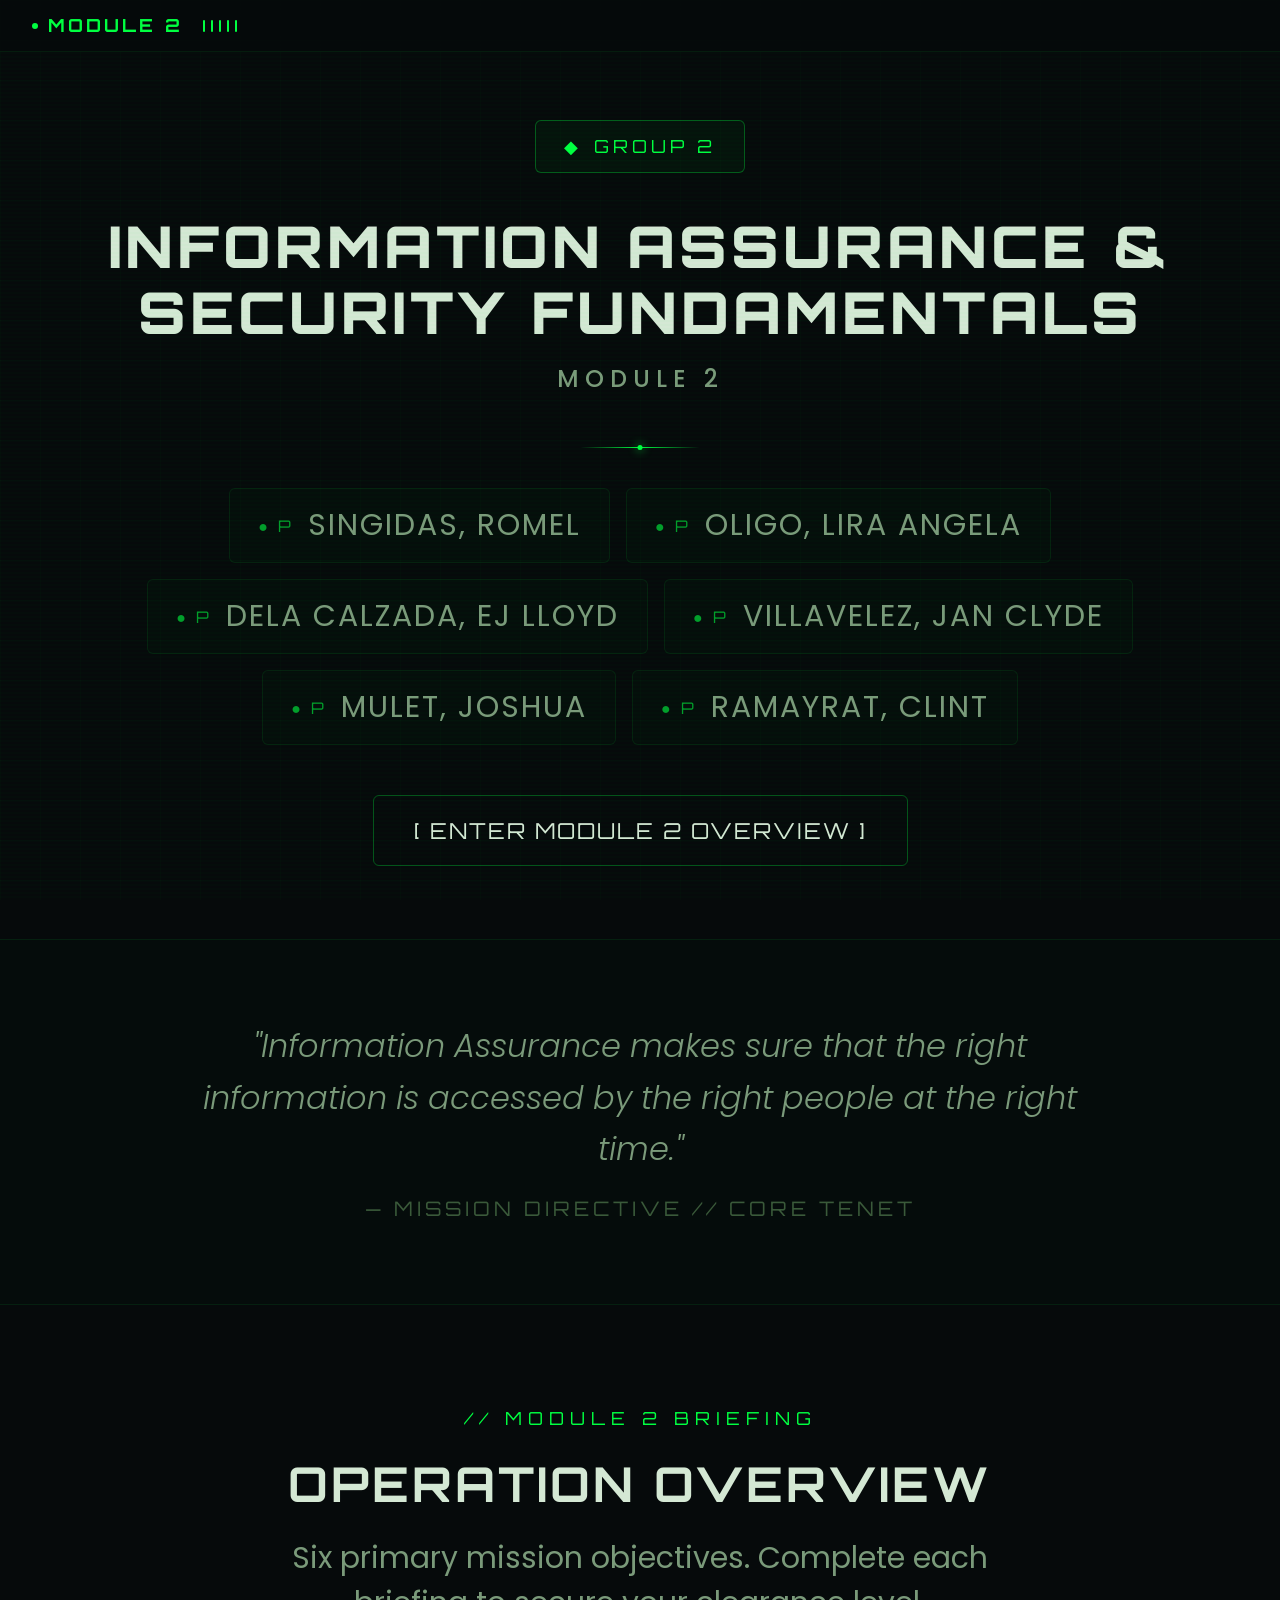
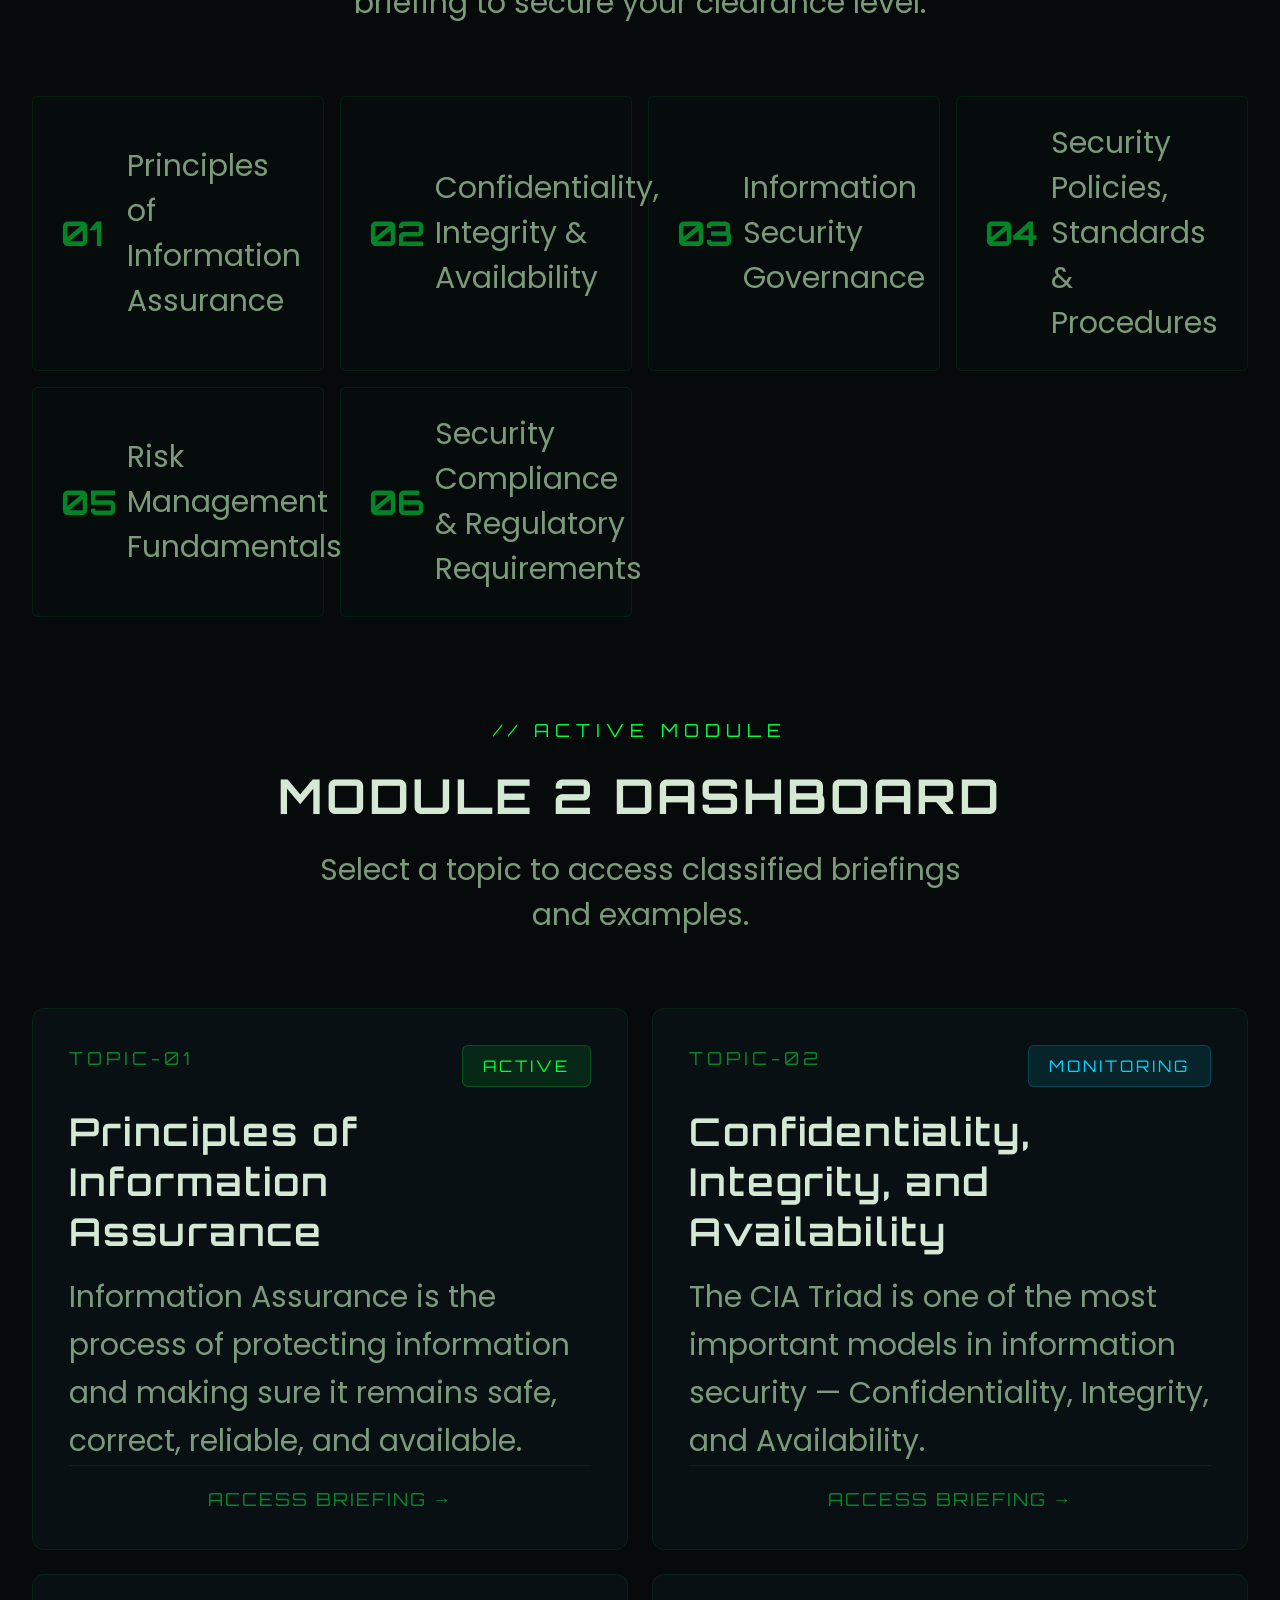
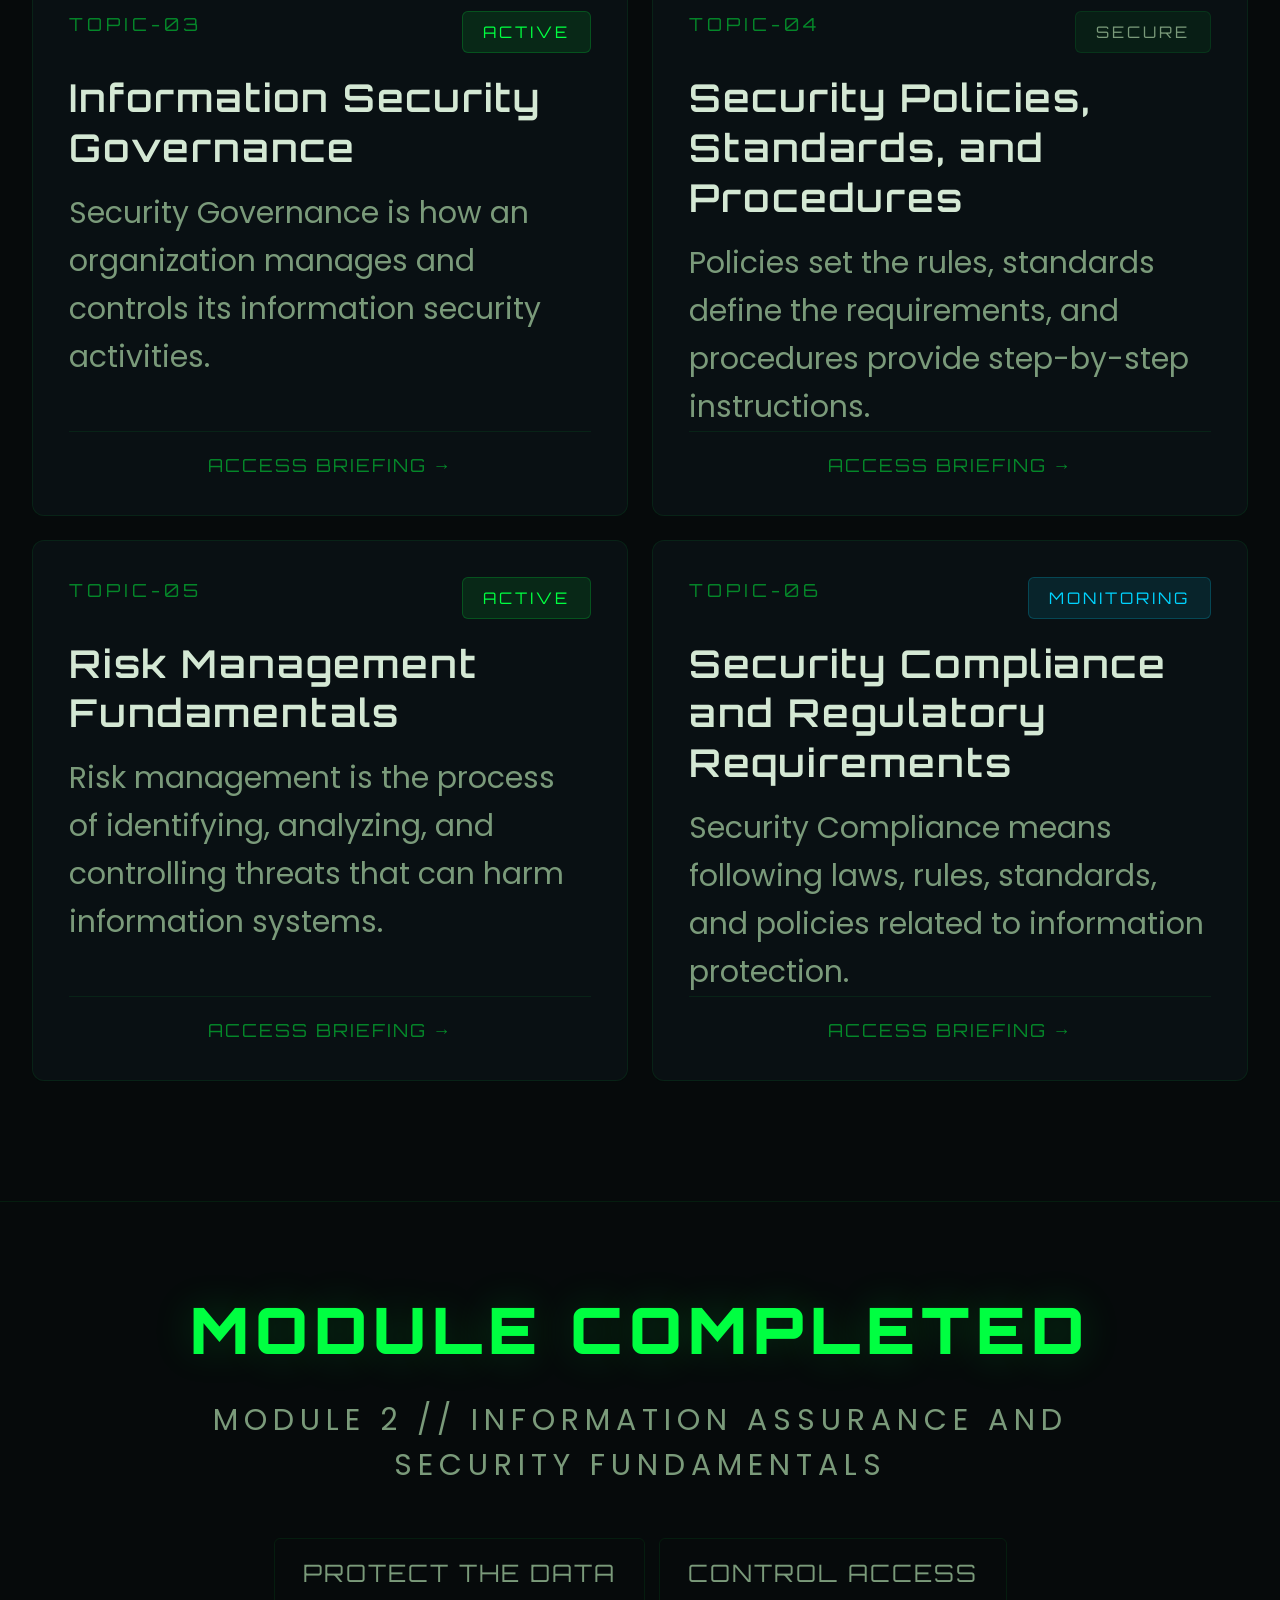
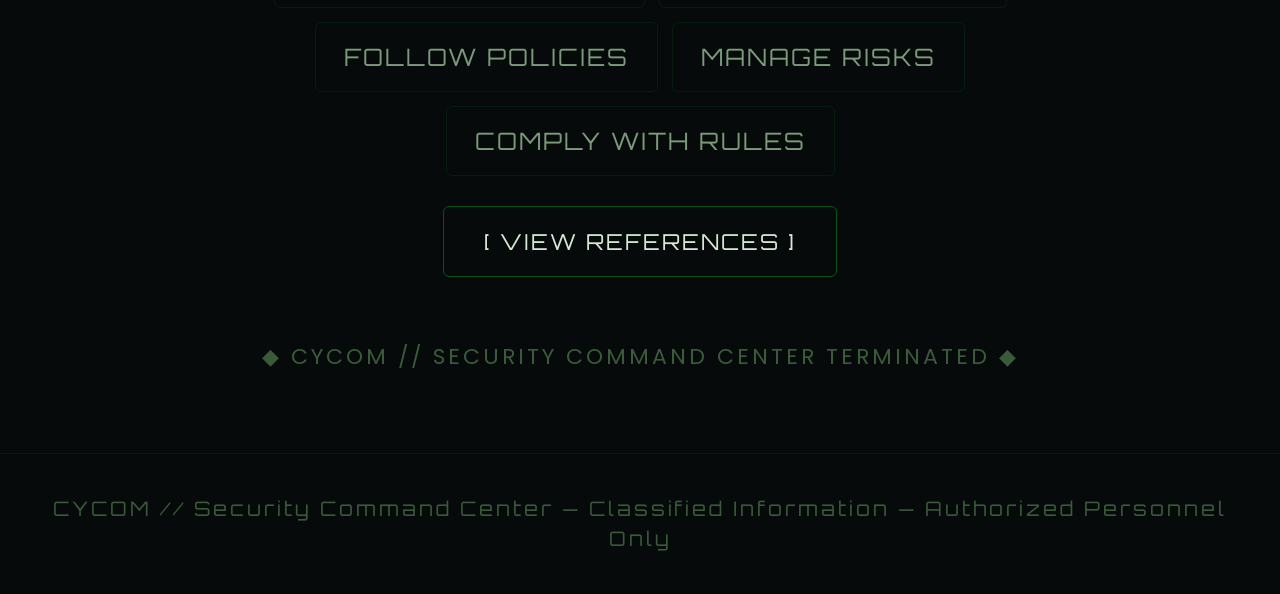
<file: index.html>
<!DOCTYPE html>
<html lang="en">
<head>
<meta charset="UTF-8">
<meta name="viewport" content="width=device-width, initial-scale=1.0">
<title>CYCOM • Security Command Center</title>
<link href="https://fonts.googleapis.com/css2?family=Orbitron:wght@400;500;600;700;800;900&family=Poppins:wght@300;400;500;600;700&display=swap" rel="stylesheet">
<link rel="stylesheet" href="styles.css">
</head>
<body>


<!-- TOP HUD -->
<header class="top-hud">
  <div class="hud-left">
    <div class="hud-logo"><span class="dot"></span>MODULE 2</div>
    <div class="hud-pulse">
      <span class="bar"></span><span class="bar"></span><span class="bar"></span><span class="bar"></span><span class="bar"></span>
    </div>
  </div>
</header>

<!-- HERO -->
<section class="hero" id="top">
  <div class="hero-content">
    <div class="hero-badge"><span class="lock">◆</span> Group 2</div>
    <h1>INFORMATION ASSURANCE &amp; SECURITY FUNDAMENTALS</h1>
    <p class="hero-subtitle">MODULE <span class="hl">2</span></p>
    <div class="hero-divider"></div>
    <div class="crew-roster">
      <div class="crew-member"><span class="crew-rank">● P</span><span class="crew-name">SINGIDAS, ROMEL</span></div>
      <div class="crew-member"><span class="crew-rank">● P</span><span class="crew-name">OLIGO, LIRA ANGELA</span></div>
      <div class="crew-member"><span class="crew-rank">● P</span><span class="crew-name">DELA CALZADA, EJ LLOYD</span></div>
      <div class="crew-member"><span class="crew-rank">● P</span><span class="crew-name">VILLAVELEZ, JAN CLYDE</span></div>
      <div class="crew-member"><span class="crew-rank">● P</span><span class="crew-name">MULET, JOSHUA</span></div>
      <div class="crew-member"><span class="crew-rank">● P</span><span class="crew-name">RAMAYRAT, CLINT</span></div>
    </div>
    <a href="#missions" class="hero-mission-brief glitch-trigger">[ Enter Module 2 Overview ]</a>
  </div>
</section>

<!-- QUOTE STRIP -->
<div class="quote-strip reveal">
  <blockquote>"Information Assurance makes sure that the right information is accessed by the right people at the right time."</blockquote>
  <cite>— MISSION DIRECTIVE // CORE TENET</cite>
</div>

<!-- OVERVIEW -->
<section class="overview reveal" id="overview">
  <div class="section-header">
    <span class="section-tag">// MODULE 2 BRIEFING</span>
    <h2 class="section-title">Operation Overview</h2>
    <p class="section-sub">Six primary mission objectives. Complete each briefing to secure your clearance level.</p>
  </div>
  <div class="overview-grid">
    <div class="overview-item"><span class="overview-num">01</span> Principles of Information Assurance</div>
    <div class="overview-item"><span class="overview-num">02</span> Confidentiality, Integrity &amp; Availability</div>
    <div class="overview-item"><span class="overview-num">03</span> Information Security Governance</div>
    <div class="overview-item"><span class="overview-num">04</span> Security Policies, Standards &amp; Procedures</div>
    <div class="overview-item"><span class="overview-num">05</span> Risk Management Fundamentals</div>
    <div class="overview-item"><span class="overview-num">06</span> Security Compliance &amp; Regulatory Requirements</div>
  </div>
</section>

<!-- MISSIONS -->
<section class="missions" id="missions">
  <div class="section-header reveal">
    <span class="section-tag">// ACTIVE MODULE</span>
    <h2 class="section-title">Module 2 Dashboard</h2>
    <p class="section-sub">Select a topic to access classified briefings and examples.</p>
  </div>
  <div class="missions-grid" id="missions-grid">
    <!-- Cards injected by JS -->
  </div>
</section>

<!-- END SLIDE -->
<section class="end-slide reveal" id="mission-complete">
  <div class="end-content">
    <h2 class="glitch-trigger">Module Completed</h2>
    <p class="sub">MODULE 2 // INFORMATION ASSURANCE AND SECURITY FUNDAMENTALS</p>
    <div class="end-principles">
      <span>PROTECT THE DATA</span>
      <span>CONTROL ACCESS</span>
      <span>FOLLOW POLICIES</span>
      <span>MANAGE RISKS</span>
      <span>COMPLY WITH RULES</span>
    </div>
    <a href="references.html" class="hero-mission-brief glitch-trigger" style="margin-top:30px;display:inline-block;">[ VIEW REFERENCES ]</a>
    <p style="margin-top:50px;font-size:22px;color:var(--text-dim);letter-spacing:3px;">◆ CYCOM // SECURITY COMMAND CENTER TERMINATED ◆</p>
  </div>
</section>


<footer class="site-footer">
  CYCOM // Security Command Center — Classified Information — Authorized Personnel Only
</footer>

<script>
const missions = [
  { id: 1, title: 'Principles of Information Assurance', tag: 'FOUNDATIONS', status: 'ACTIVE', statusClass: 'active', file: 'mission-1.html',
    summary: 'Information Assurance is the process of protecting information and making sure it remains safe, correct, reliable, and available.' },
  { id: 2, title: 'Confidentiality, Integrity, and Availability', tag: 'CIA TRIAD', status: 'MONITORING', statusClass: 'monitoring', file: 'mission-2.html',
    summary: 'The CIA Triad is one of the most important models in information security — Confidentiality, Integrity, and Availability.' },
  { id: 3, title: 'Information Security Governance', tag: 'GOVERNANCE', status: 'ACTIVE', statusClass: 'active', file: 'mission-3.html',
    summary: 'Security Governance is how an organization manages and controls its information security activities.' },
  { id: 4, title: 'Security Policies, Standards, and Procedures', tag: 'FRAMEWORKS', status: 'SECURE', statusClass: 'secure', file: 'mission-4.html',
    summary: 'Policies set the rules, standards define the requirements, and procedures provide step-by-step instructions.' },
  { id: 5, title: 'Risk Management Fundamentals', tag: 'RISK', status: 'ACTIVE', statusClass: 'active', file: 'mission-5.html',
    summary: 'Risk management is the process of identifying, analyzing, and controlling threats that can harm information systems.' },
  { id: 6, title: 'Security Compliance and Regulatory Requirements', tag: 'COMPLIANCE', status: 'MONITORING', statusClass: 'monitoring', file: 'mission-6.html',
    summary: 'Security Compliance means following laws, rules, standards, and policies related to information protection.' }
];

const grid = document.getElementById('missions-grid');

missions.forEach((m) => {
  const card = document.createElement('a');
  card.className = 'mission-card reveal';
  card.href = m.file;
  card.innerHTML = `
    <div class="mission-card-header">
      <span class="mission-id">TOPIC-${String(m.id).padStart(2, '0')}</span>
      <span class="mission-status ${m.statusClass}">${m.status}</span>
    </div>
    <h3>${m.title}</h3>
    <p>${m.summary}</p>
    <div class="mission-card-footer">
      <span class="mission-expand">ACCESS BRIEFING <span class="arrow">→</span></span>
    </div>
  `;
  grid.appendChild(card);
});
</script>
<script src="shared.js"></script>
</body>
</html>
</file>
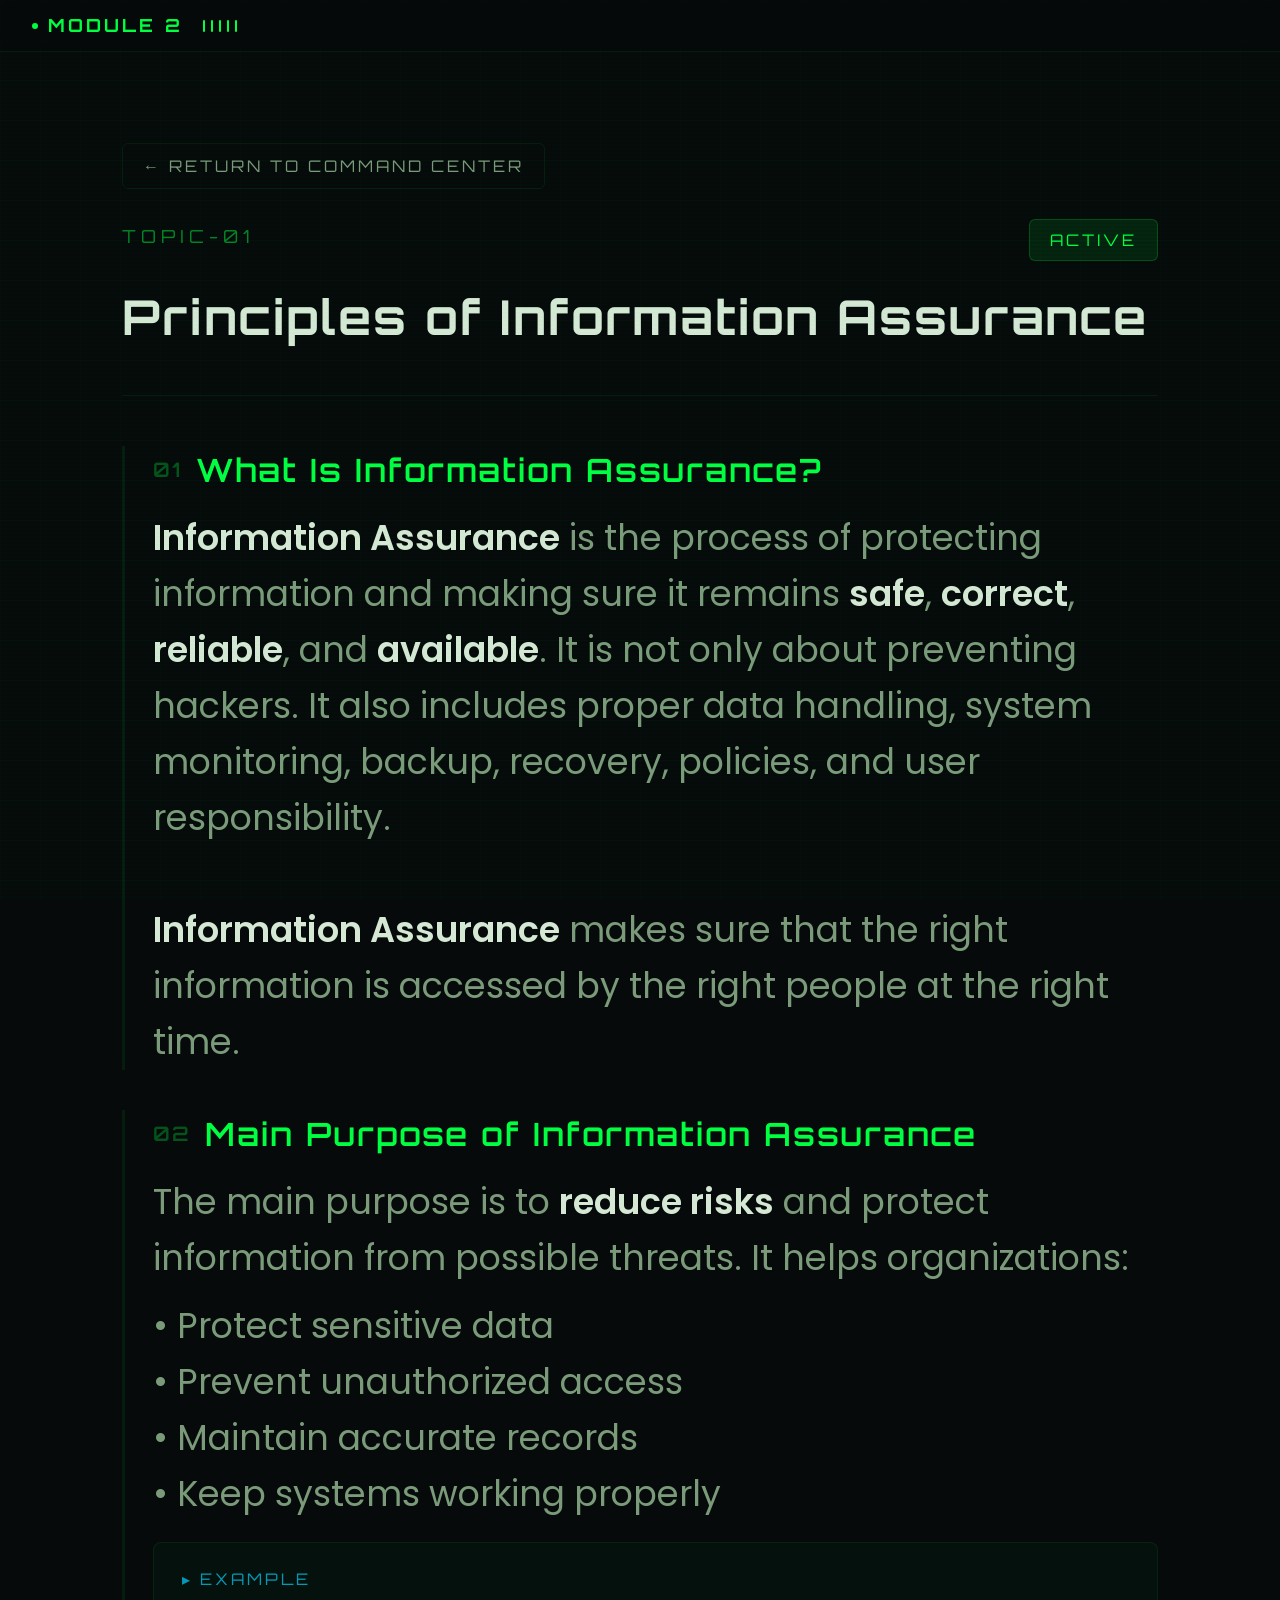
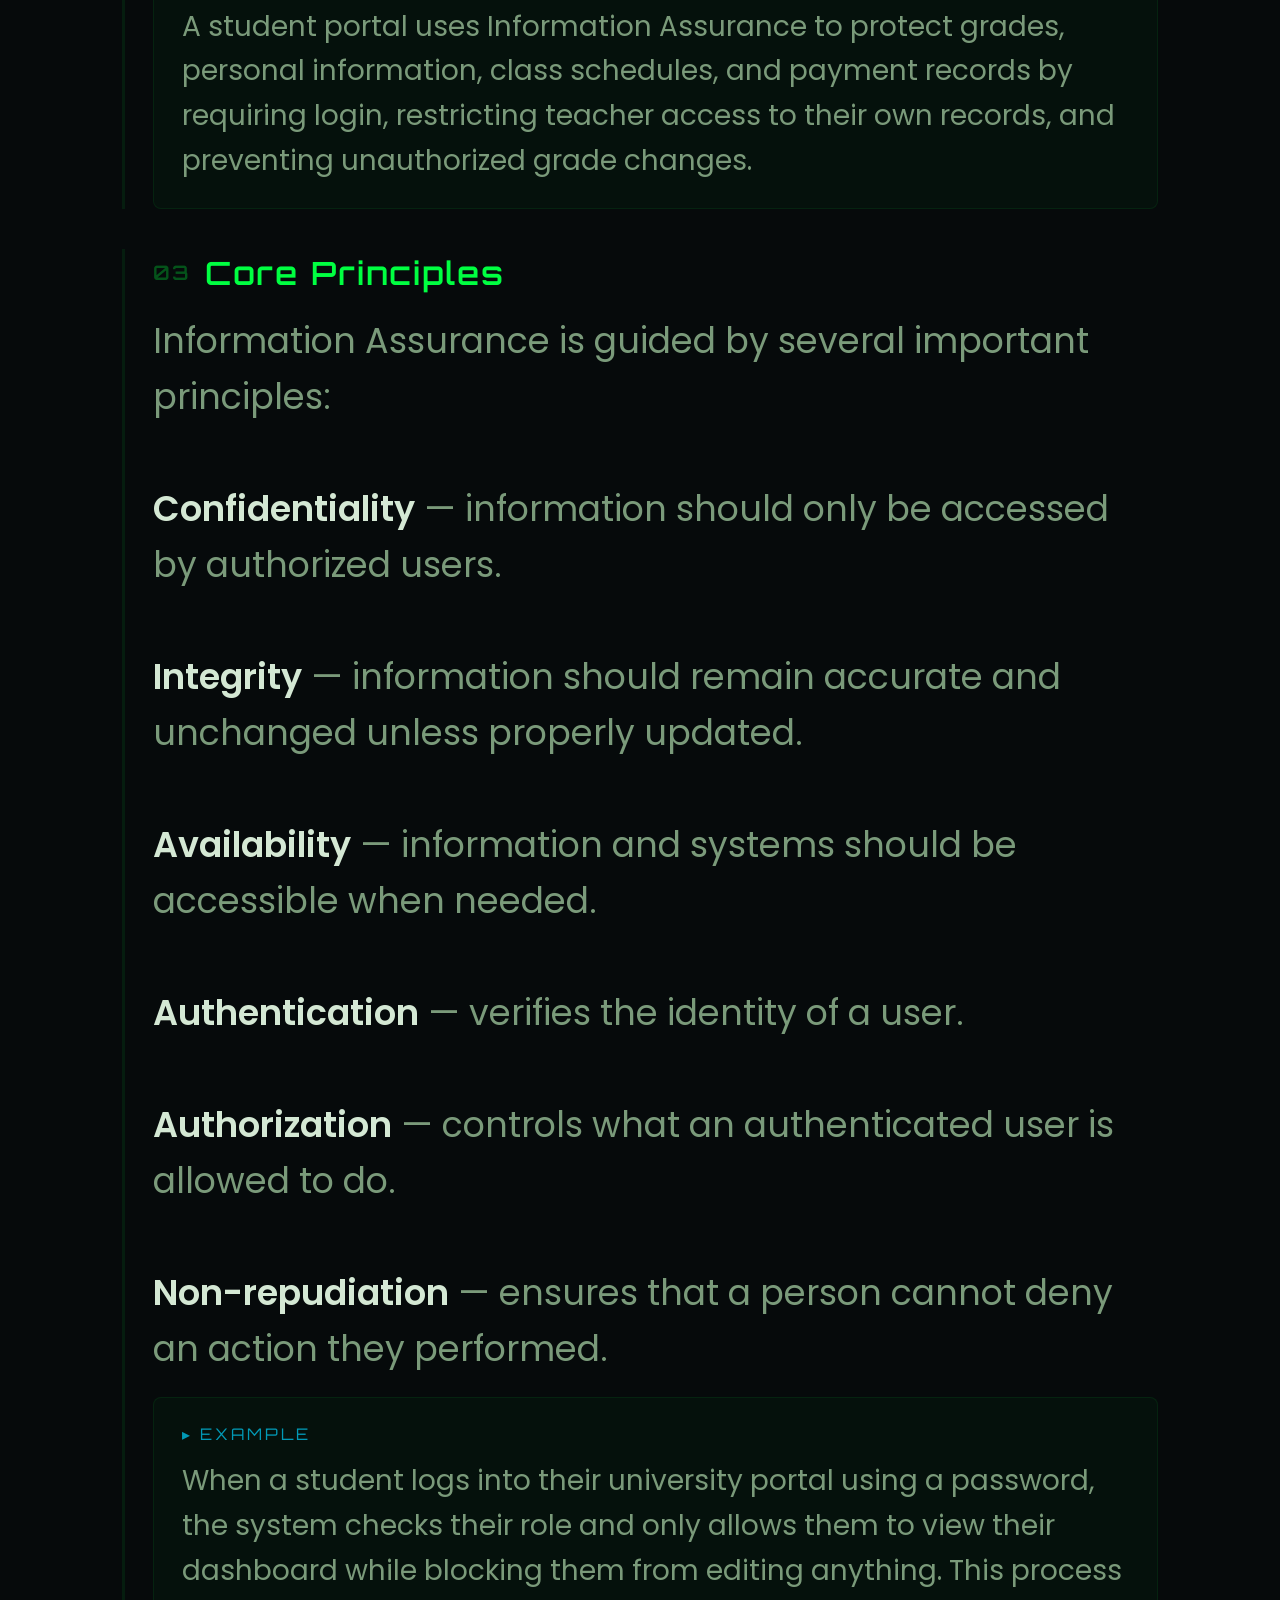
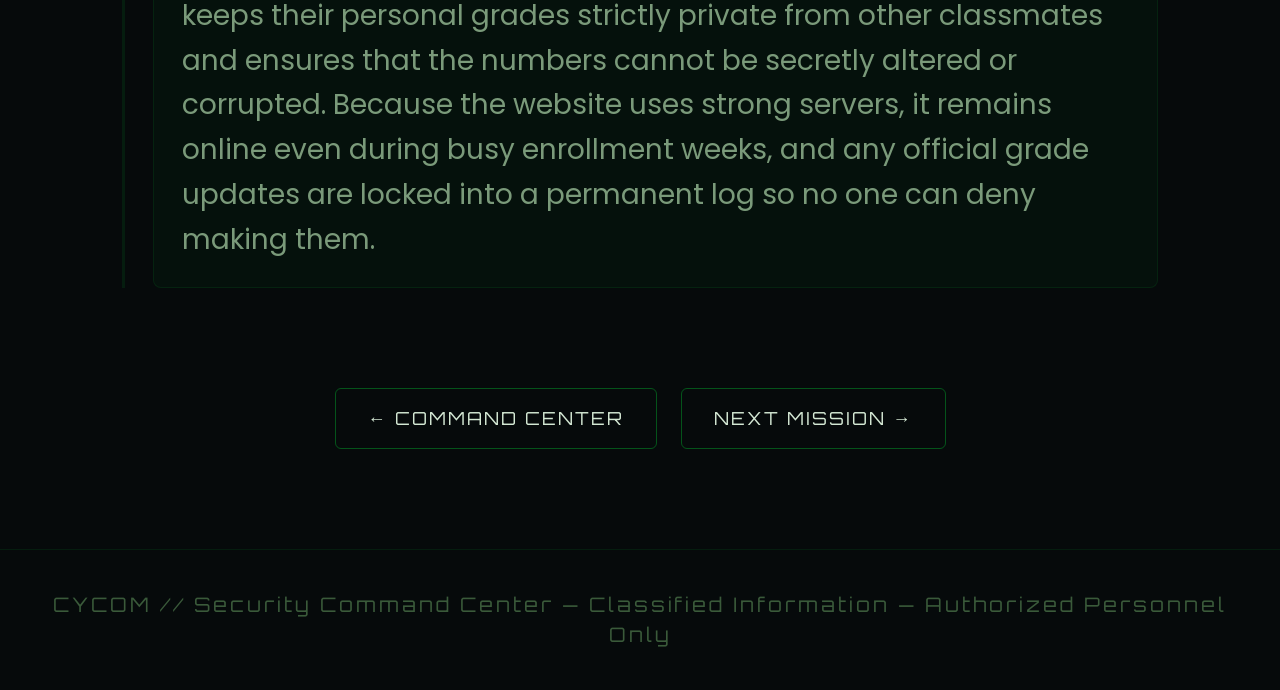
<file: mission-1.html>
<!DOCTYPE html>
<html lang="en">
<head>
<meta charset="UTF-8">
<meta name="viewport" content="width=device-width, initial-scale=1.0">
<title>TOPIC-01 • Principles of Information Assurance • CYCOM</title>
<link href="https://fonts.googleapis.com/css2?family=Orbitron:wght@400;500;600;700;800;900&family=Poppins:wght@300;400;500;600;700&display=swap" rel="stylesheet">
<link rel="stylesheet" href="styles.css">
</head>
<body>


<!-- TOP HUD -->
<header class="top-hud">
  <div class="hud-left">
    <div class="hud-logo"><span class="dot"></span>MODULE 2</div>
    <div class="hud-pulse">
      <span class="bar"></span><span class="bar"></span><span class="bar"></span><span class="bar"></span><span class="bar"></span>
    </div>
  </div>
</header>

<main class="mission-page">
  <a href="index.html" class="mission-page-back">← RETURN TO COMMAND CENTER</a>

  <div class="mission-page-header reveal">
    <div class="mission-page-top">
      <span class="mission-page-id">TOPIC-01</span>
      <span class="mission-status active">ACTIVE</span>
    </div>
    <h1>Principles of Information Assurance</h1>
  </div>

  <div class="mission-page-body">
    <div class="mission-page-section reveal">
      <div class="mission-page-section-title"><span class="num">01</span> What Is Information Assurance?</div>
      <div class="mission-page-section-content">
        <strong>Information Assurance</strong> is the process of protecting information and making sure it remains <strong>safe</strong>, <strong>correct</strong>, <strong>reliable</strong>, and <strong>available</strong>. It is not only about preventing hackers. It also includes proper data handling, system monitoring, backup, recovery, policies, and user responsibility.<br><br>
        <strong>Information Assurance</strong> makes sure that the right information is accessed by the right people at the right time.
      </div>
    </div>

    <div class="mission-page-section reveal">
      <div class="mission-page-section-title"><span class="num">02</span> Main Purpose of Information Assurance</div>
      <div class="mission-page-section-content">
        The main purpose is to <strong>reduce risks</strong> and protect information from possible threats. It helps organizations:
      </div>
      <div class="mission-page-section-content" style="margin-top:12px;">
        • Protect sensitive data<br>
        • Prevent unauthorized access<br>
        • Maintain accurate records<br>
        • Keep systems working properly
      </div>
      <div class="mission-page-example">
        A student portal uses Information Assurance to protect grades, personal information, class schedules, and payment records by requiring login, restricting teacher access to their own records, and preventing unauthorized grade changes.
      </div>
    </div>

    <div class="mission-page-section reveal">
      <div class="mission-page-section-title"><span class="num">03</span> Core Principles</div>
      <div class="mission-page-section-content">
        Information Assurance is guided by several important principles:<br><br>
        <strong>Confidentiality</strong> — information should only be accessed by authorized users.<br><br>
        <strong>Integrity</strong> — information should remain accurate and unchanged unless properly updated.<br><br>
        <strong>Availability</strong> — information and systems should be accessible when needed.<br><br>
        <strong>Authentication</strong> — verifies the identity of a user.<br><br>
        <strong>Authorization</strong> — controls what an authenticated user is allowed to do.<br><br>
        <strong>Non-repudiation</strong> — ensures that a person cannot deny an action they performed.
      </div>
      <div class="mission-page-example">
        When a student logs into their university portal using a password, the system checks their role and only allows them to view their dashboard while blocking them from editing anything. This process keeps their personal grades strictly private from other classmates and ensures that the numbers cannot be secretly altered or corrupted. Because the website uses strong servers, it remains online even during busy enrollment weeks, and any official grade updates are locked into a permanent log so no one can deny making them.
    </div>
  </div>

  <div class="mission-page-nav reveal">
    <a href="index.html">← COMMAND CENTER</a>
    <a href="mission-2.html">NEXT MISSION →</a>
  </div>
</main>

<footer class="site-footer">
  CYCOM // Security Command Center — Classified Information — Authorized Personnel Only
</footer>

<script src="shared.js"></script>
</body>
</html>
</file>
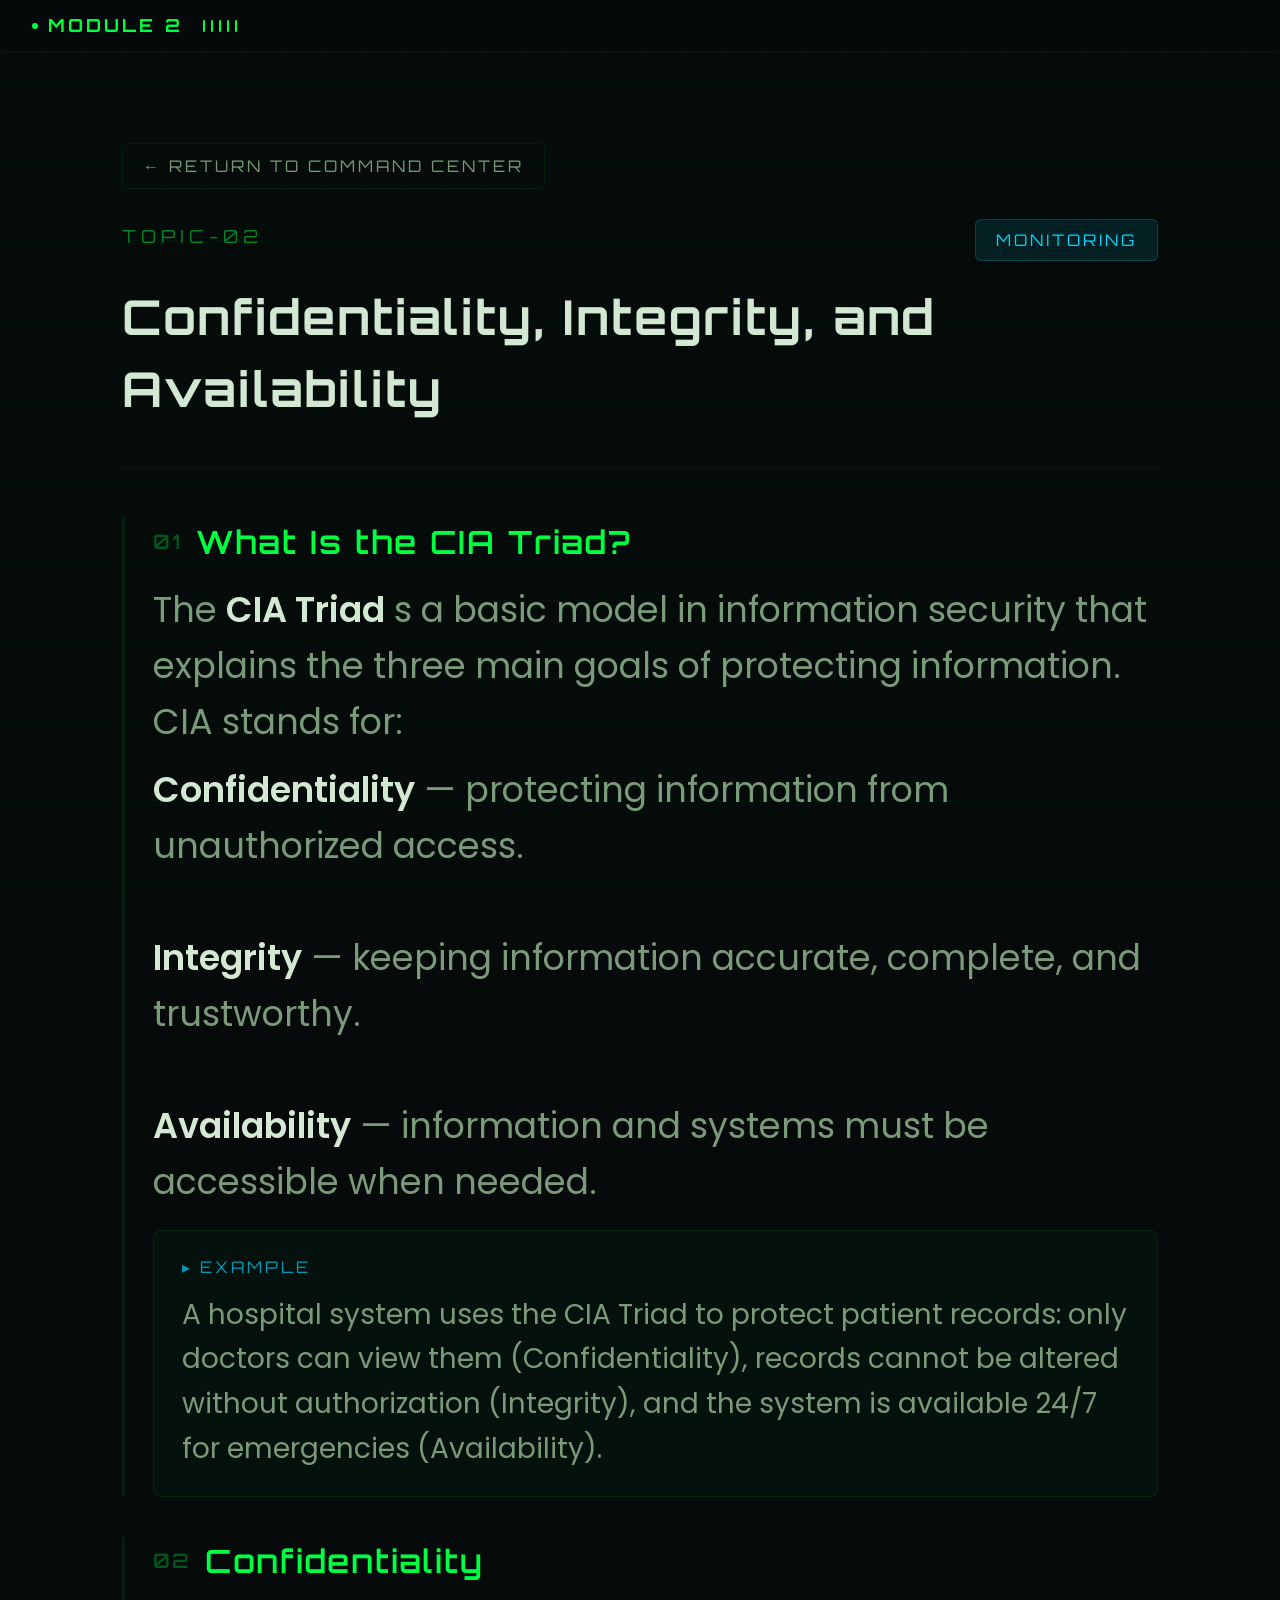
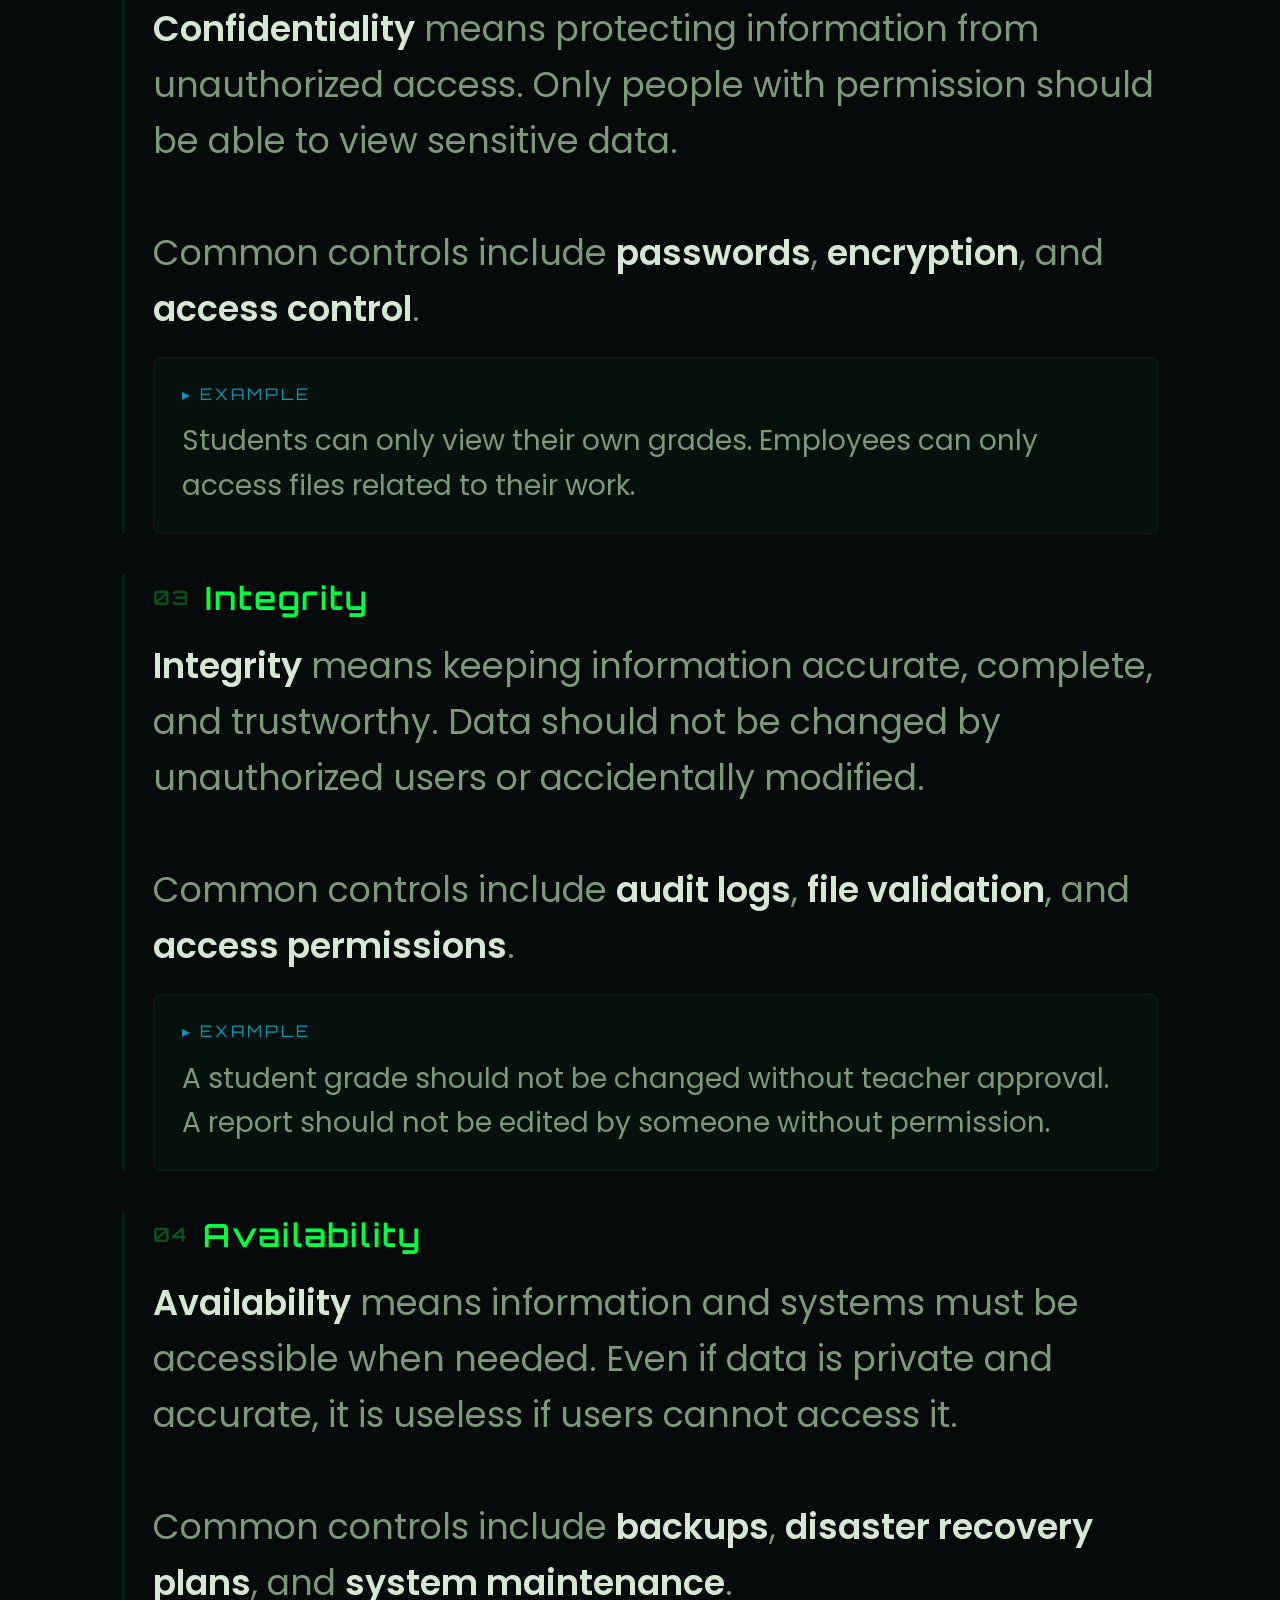
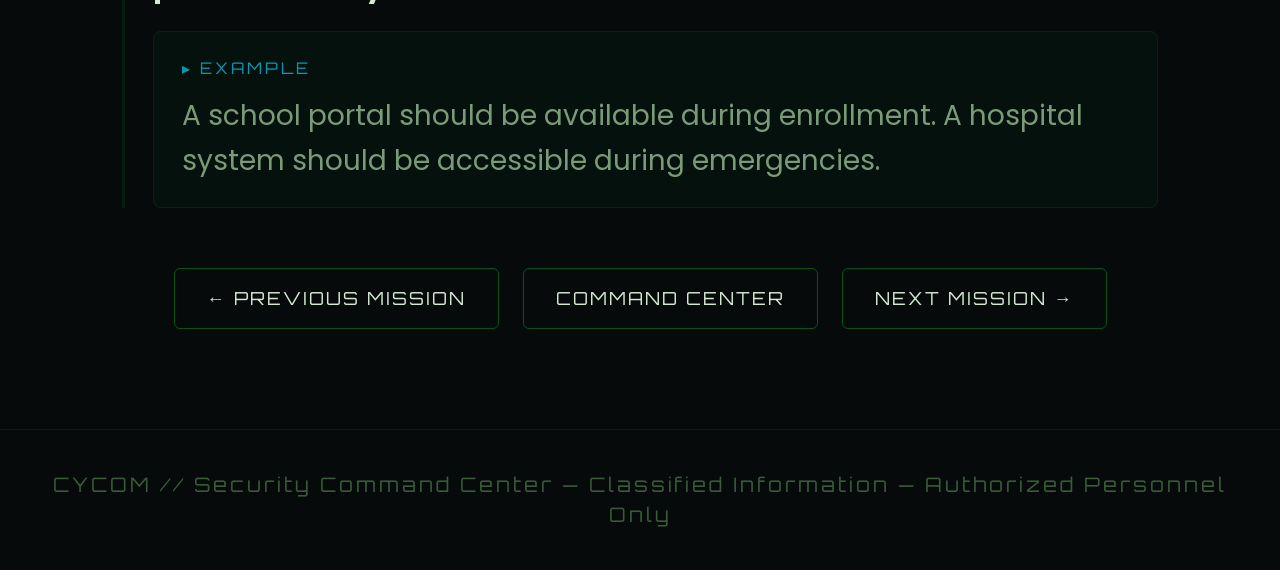
<file: mission-2.html>
<!DOCTYPE html>
<html lang="en">
<head>
<meta charset="UTF-8">
<meta name="viewport" content="width=device-width, initial-scale=1.0">
<title>MISSION-02 • CIA Triad • CYCOM</title>
<link href="https://fonts.googleapis.com/css2?family=Orbitron:wght@400;500;600;700;800;900&family=Poppins:wght@300;400;500;600;700&display=swap" rel="stylesheet">
<link rel="stylesheet" href="styles.css">
</head>
<body>


<!-- TOP HUD -->
<header class="top-hud">
  <div class="hud-left">
    <div class="hud-logo"><span class="dot"></span>MODULE 2</div>
    <div class="hud-pulse">
      <span class="bar"></span><span class="bar"></span><span class="bar"></span><span class="bar"></span><span class="bar"></span>
    </div>
  </div>
</header>

<main class="mission-page">
  <a href="index.html" class="mission-page-back">← RETURN TO COMMAND CENTER</a>

  <div class="mission-page-header reveal">
    <div class="mission-page-top">
      <span class="mission-page-id">TOPIC-02</span>
      <span class="mission-status monitoring">MONITORING</span>
    </div>
    <h1>Confidentiality, Integrity, and Availability</h1>
  </div>

  <div class="mission-page-body">
    <div class="mission-page-section reveal">
      <div class="mission-page-section-title"><span class="num">01</span> What Is the CIA Triad?</div>
      <div class="mission-page-section-content">
        The <strong>CIA Triad</strong> s a basic model in information security that explains the three main goals of protecting information. CIA stands for:
      </div>
      <div class="mission-page-section-content" style="margin-top:12px;">
        <strong>Confidentiality</strong> — protecting information from unauthorized access.<br><br>
        <strong>Integrity</strong> — keeping information accurate, complete, and trustworthy.<br><br>
        <strong>Availability</strong> — information and systems must be accessible when needed.
      </div>
      <div class="mission-page-example">
        A hospital system uses the CIA Triad to protect patient records: only doctors can view them (Confidentiality), records cannot be altered without authorization (Integrity), and the system is available 24/7 for emergencies (Availability).
      </div>
    </div>

    <div class="mission-page-section reveal">
      <div class="mission-page-section-title"><span class="num">02</span> Confidentiality</div>
      <div class="mission-page-section-content">
        <strong>Confidentiality</strong> means protecting information from unauthorized access. Only people with permission should be able to view sensitive data.<br><br>
        Common controls include <strong>passwords</strong>, <strong>encryption</strong>, and <strong>access control</strong>.
      </div>
      <div class="mission-page-example">
        Students can only view their own grades. Employees can only access files related to their work.
      </div>
    </div>

    <div class="mission-page-section reveal">
      <div class="mission-page-section-title"><span class="num">03</span> Integrity</div>
      <div class="mission-page-section-content">
        <strong>Integrity</strong> means keeping information accurate, complete, and trustworthy. Data should not be changed by unauthorized users or accidentally modified.<br><br>
        Common controls include <strong>audit logs</strong>, <strong>file validation</strong>, and <strong>access permissions</strong>.
      </div>
      <div class="mission-page-example">
        A student grade should not be changed without teacher approval. A report should not be edited by someone without permission.
      </div>
    </div>

    <div class="mission-page-section reveal">
      <div class="mission-page-section-title"><span class="num">04</span> Availability</div>
      <div class="mission-page-section-content">
        <strong>Availability</strong> means information and systems must be accessible when needed. Even if data is private and accurate, it is useless if users cannot access it.<br><br>
        Common controls include <strong>backups</strong>, <strong>disaster recovery plans</strong>, and <strong>system maintenance</strong>.
      </div>
      <div class="mission-page-example">
        A school portal should be available during enrollment. A hospital system should be accessible during emergencies.
      </div>
    </div>
  </div>

  <div class="mission-page-nav reveal">
    <a href="mission-1.html">← PREVIOUS MISSION</a>
    <a href="index.html">COMMAND CENTER</a>
    <a href="mission-3.html">NEXT MISSION →</a>
  </div>
</main>

<footer class="site-footer">
  CYCOM // Security Command Center — Classified Information — Authorized Personnel Only
</footer>

<script src="shared.js"></script>
</body>
</html>
</file>
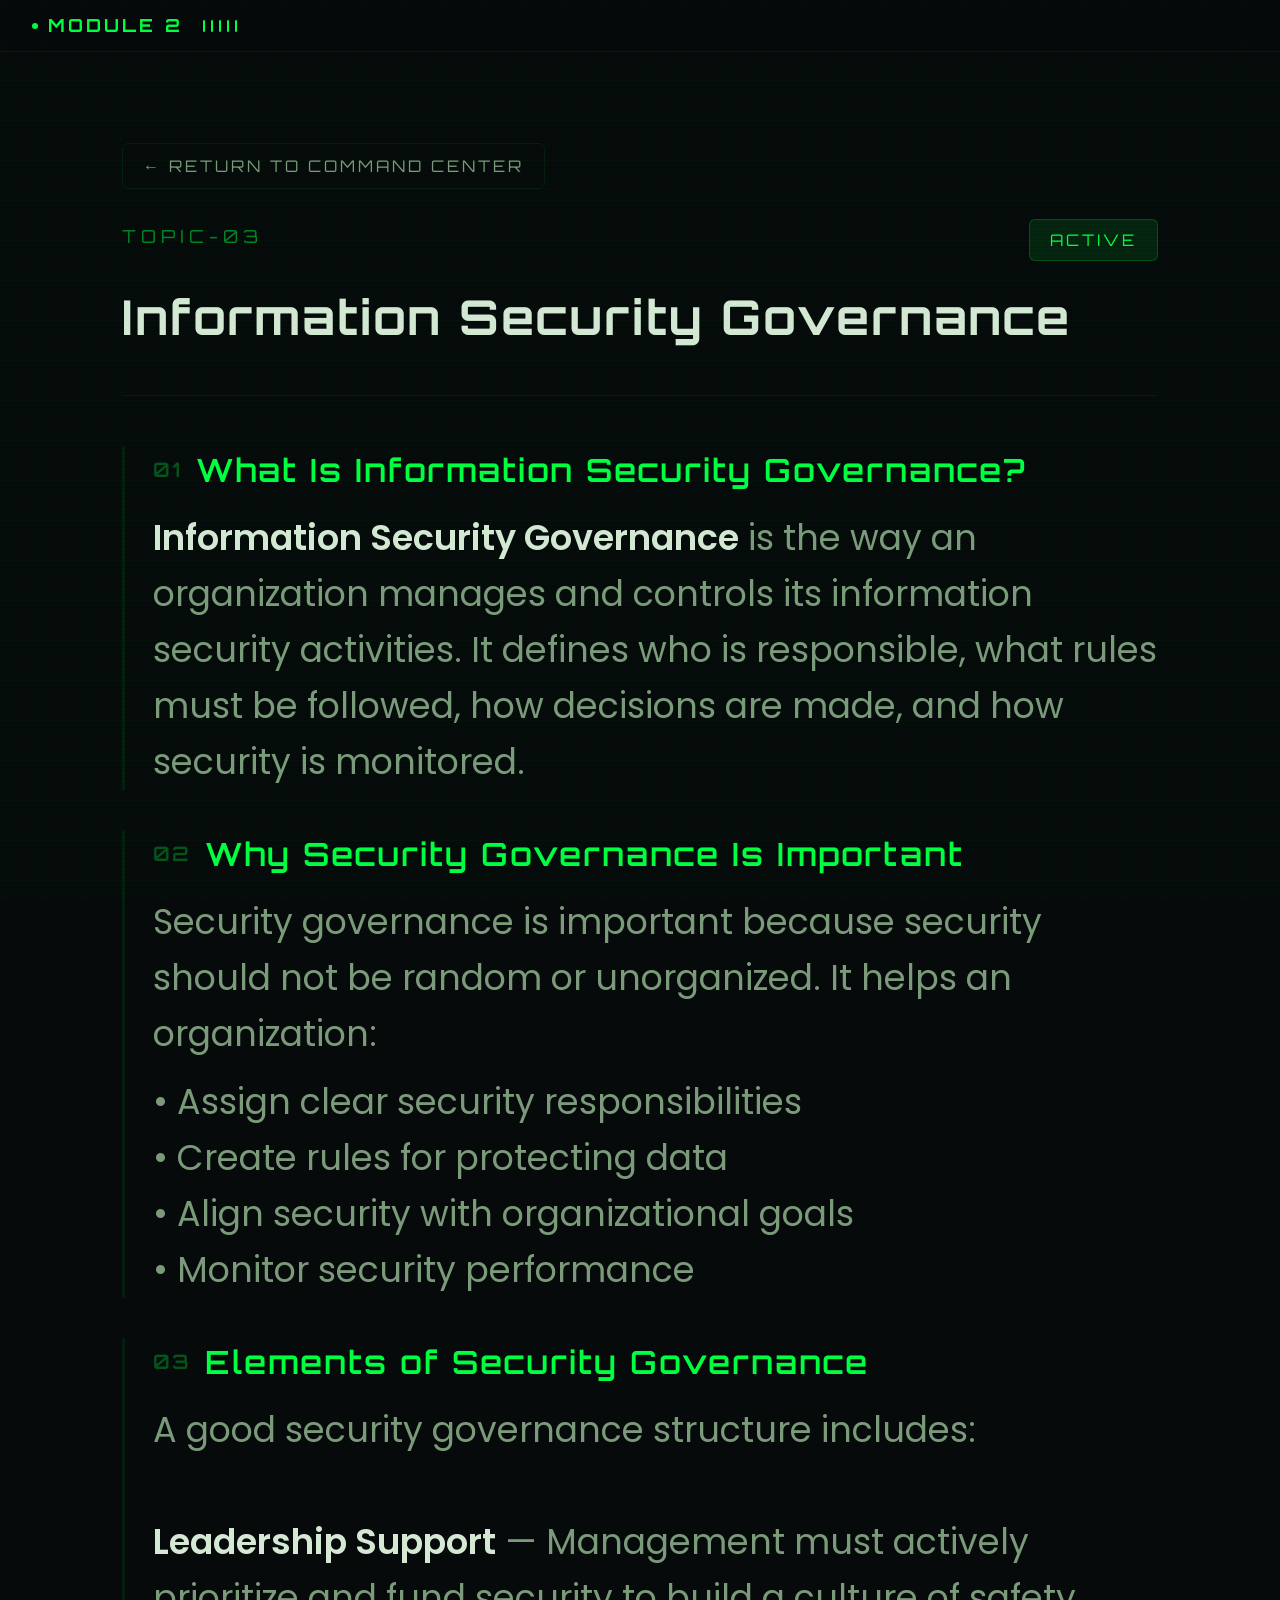
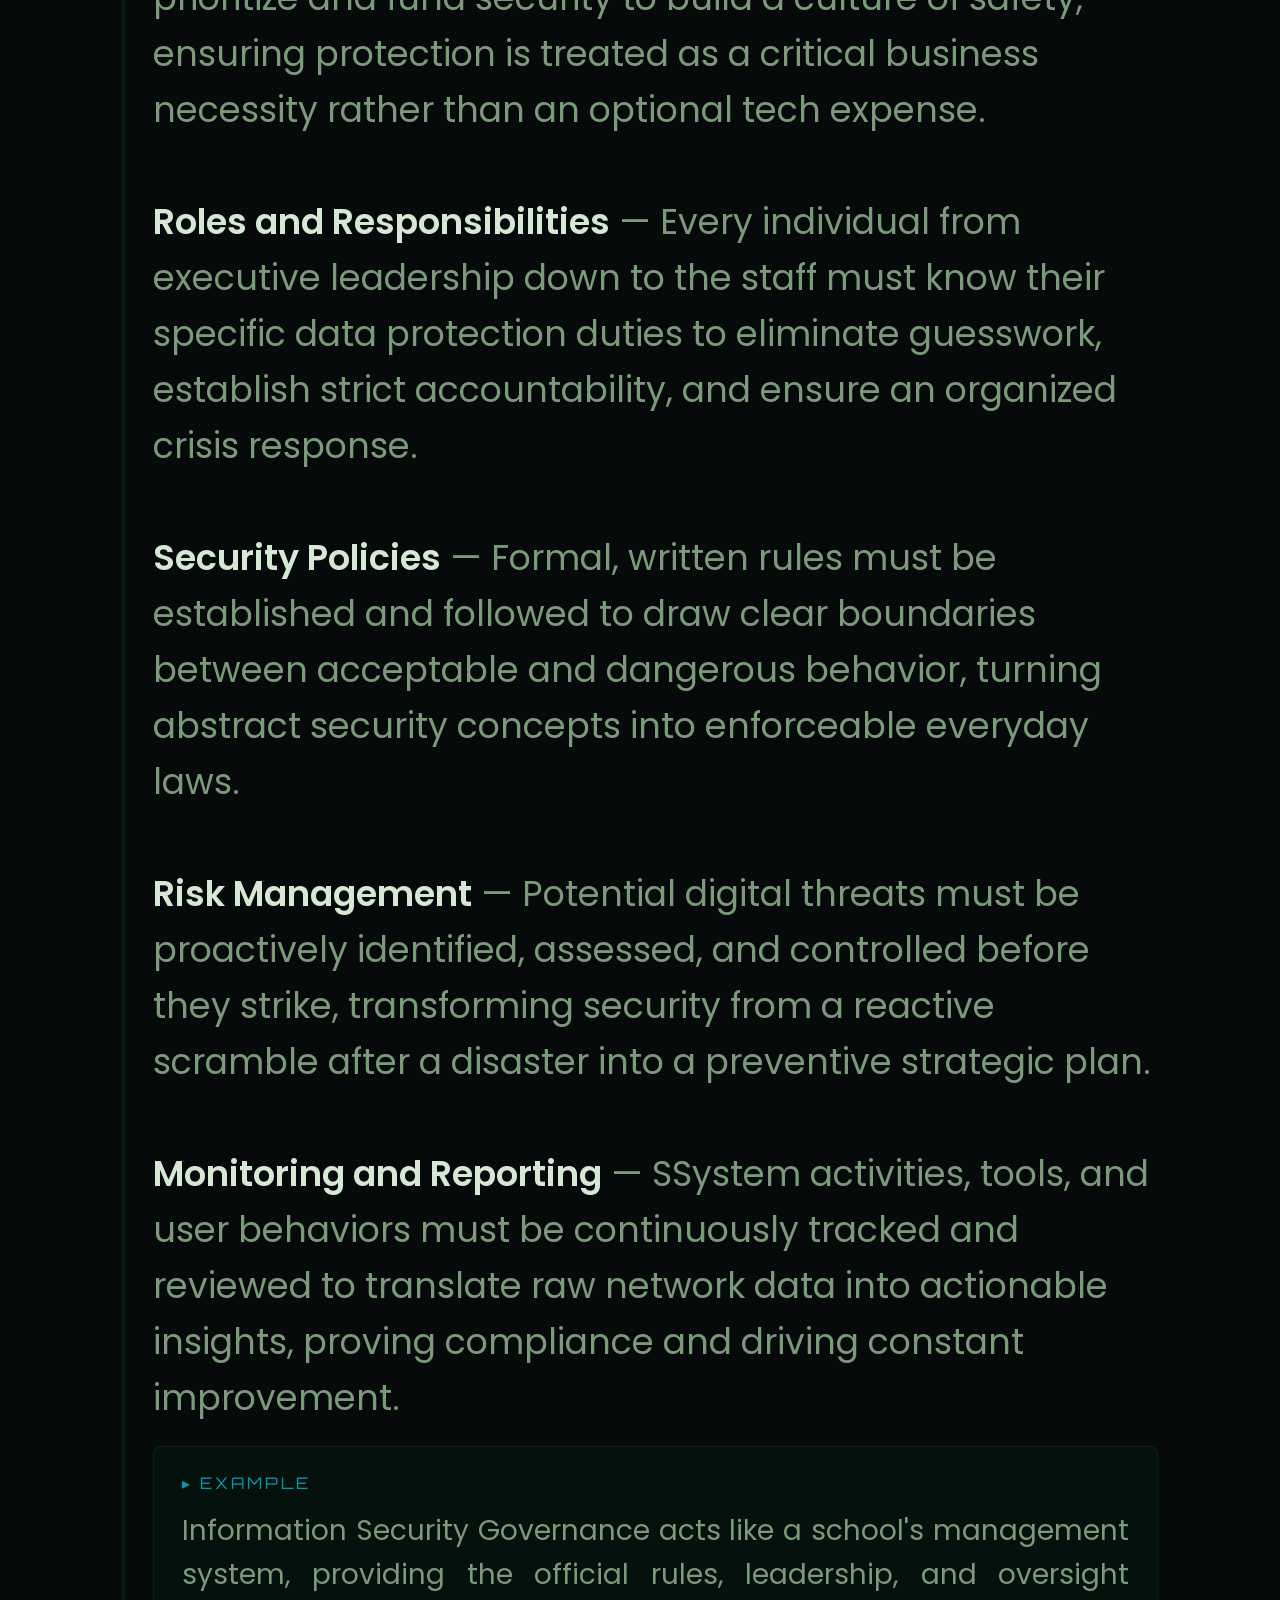
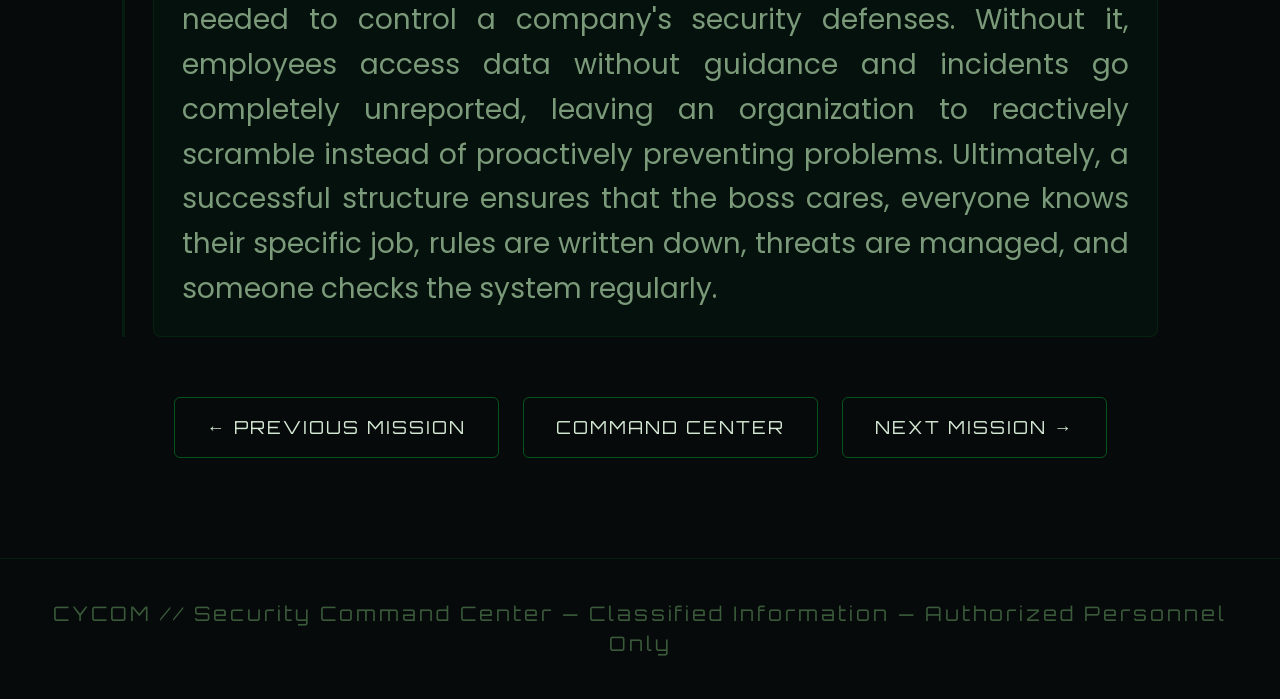
<file: mission-3.html>
<!DOCTYPE html>
<html lang="en">
<head>
<meta charset="UTF-8">
<meta name="viewport" content="width=device-width, initial-scale=1.0">
<title>MISSION-03 • Security Governance • CYCOM</title>
<link href="https://fonts.googleapis.com/css2?family=Orbitron:wght@400;500;600;700;800;900&family=Poppins:wght@300;400;500;600;700&display=swap" rel="stylesheet">
<link rel="stylesheet" href="styles.css">
</head>
<body>


<!-- TOP HUD -->
<header class="top-hud">
  <div class="hud-left">
    <div class="hud-logo"><span class="dot"></span>MODULE 2</div>
    <div class="hud-pulse">
      <span class="bar"></span><span class="bar"></span><span class="bar"></span><span class="bar"></span><span class="bar"></span>
    </div>
  </div>
</header>

<main class="mission-page">
  <a href="index.html" class="mission-page-back">← RETURN TO COMMAND CENTER</a>

  <div class="mission-page-header reveal">
    <div class="mission-page-top">
      <span class="mission-page-id">TOPIC-03</span>
      <span class="mission-status active">ACTIVE</span>
    </div>
    <h1>Information Security Governance</h1>
  </div>

  <div class="mission-page-body">
    <div class="mission-page-section reveal">
      <div class="mission-page-section-title"><span class="num">01</span> What Is Information Security Governance?</div>
      <div class="mission-page-section-content">
        <strong>Information Security Governance</strong> is the way an organization manages and controls its information security activities. It defines who is responsible, what rules must be followed, how decisions are made, and how security is monitored.
      </div>
    </div>

    <div class="mission-page-section reveal">
      <div class="mission-page-section-title"><span class="num">02</span> Why Security Governance Is Important</div>
      <div class="mission-page-section-content">
        Security governance is important because security should not be random or unorganized. It helps an organization:
      </div>
      <div class="mission-page-section-content" style="margin-top:12px;">
        • Assign clear security responsibilities<br>
        • Create rules for protecting data<br>
        • Align security with organizational goals<br>
        • Monitor security performance
      </div>
    </div>

    <div class="mission-page-section reveal">
      <div class="mission-page-section-title"><span class="num">03</span> Elements of Security Governance</div>
      <div class="mission-page-section-content">
        A good security governance structure includes:<br><br>
        <strong>Leadership Support</strong> — Management must actively prioritize and fund security to build a culture of safety, ensuring protection is treated as a critical business necessity rather than an optional tech expense.<br><br>
        <strong>Roles and Responsibilities</strong> — Every individual from executive leadership down to the staff must know their specific data protection duties to eliminate guesswork, establish strict accountability, and ensure an organized crisis response.<br><br>
        <strong>Security Policies</strong> — Formal, written rules must be established and followed to draw clear boundaries between acceptable and dangerous behavior, turning abstract security concepts into enforceable everyday laws.<br><br>
        <strong>Risk Management</strong> — Potential digital threats must be proactively identified, assessed, and controlled before they strike, transforming security from a reactive scramble after a disaster into a preventive strategic plan.<br><br>
        <strong>Monitoring and Reporting</strong> — SSystem activities, tools, and user behaviors must be continuously tracked and reviewed to translate raw network data into actionable insights, proving compliance and driving constant improvement.
      </div>
      <div class="mission-page-example" style="text-align: justify;">
        Information Security Governance acts like a school's management system, providing the official rules, leadership, and oversight needed to control a company's security defenses. Without it, employees access data without guidance and incidents go completely unreported, leaving an organization to reactively scramble instead of proactively preventing problems. Ultimately, a successful structure ensures that the boss cares, everyone knows their specific job, rules are written down, threats are managed, and someone checks the system regularly.
      </div>
    </div>
  </div>

  <div class="mission-page-nav reveal">
    <a href="mission-2.html">← PREVIOUS MISSION</a>
    <a href="index.html">COMMAND CENTER</a>
    <a href="mission-4.html">NEXT MISSION →</a>
  </div>
</main>

<footer class="site-footer">
  CYCOM // Security Command Center — Classified Information — Authorized Personnel Only
</footer>

<script src="shared.js"></script>
</body>
</html>
</file>
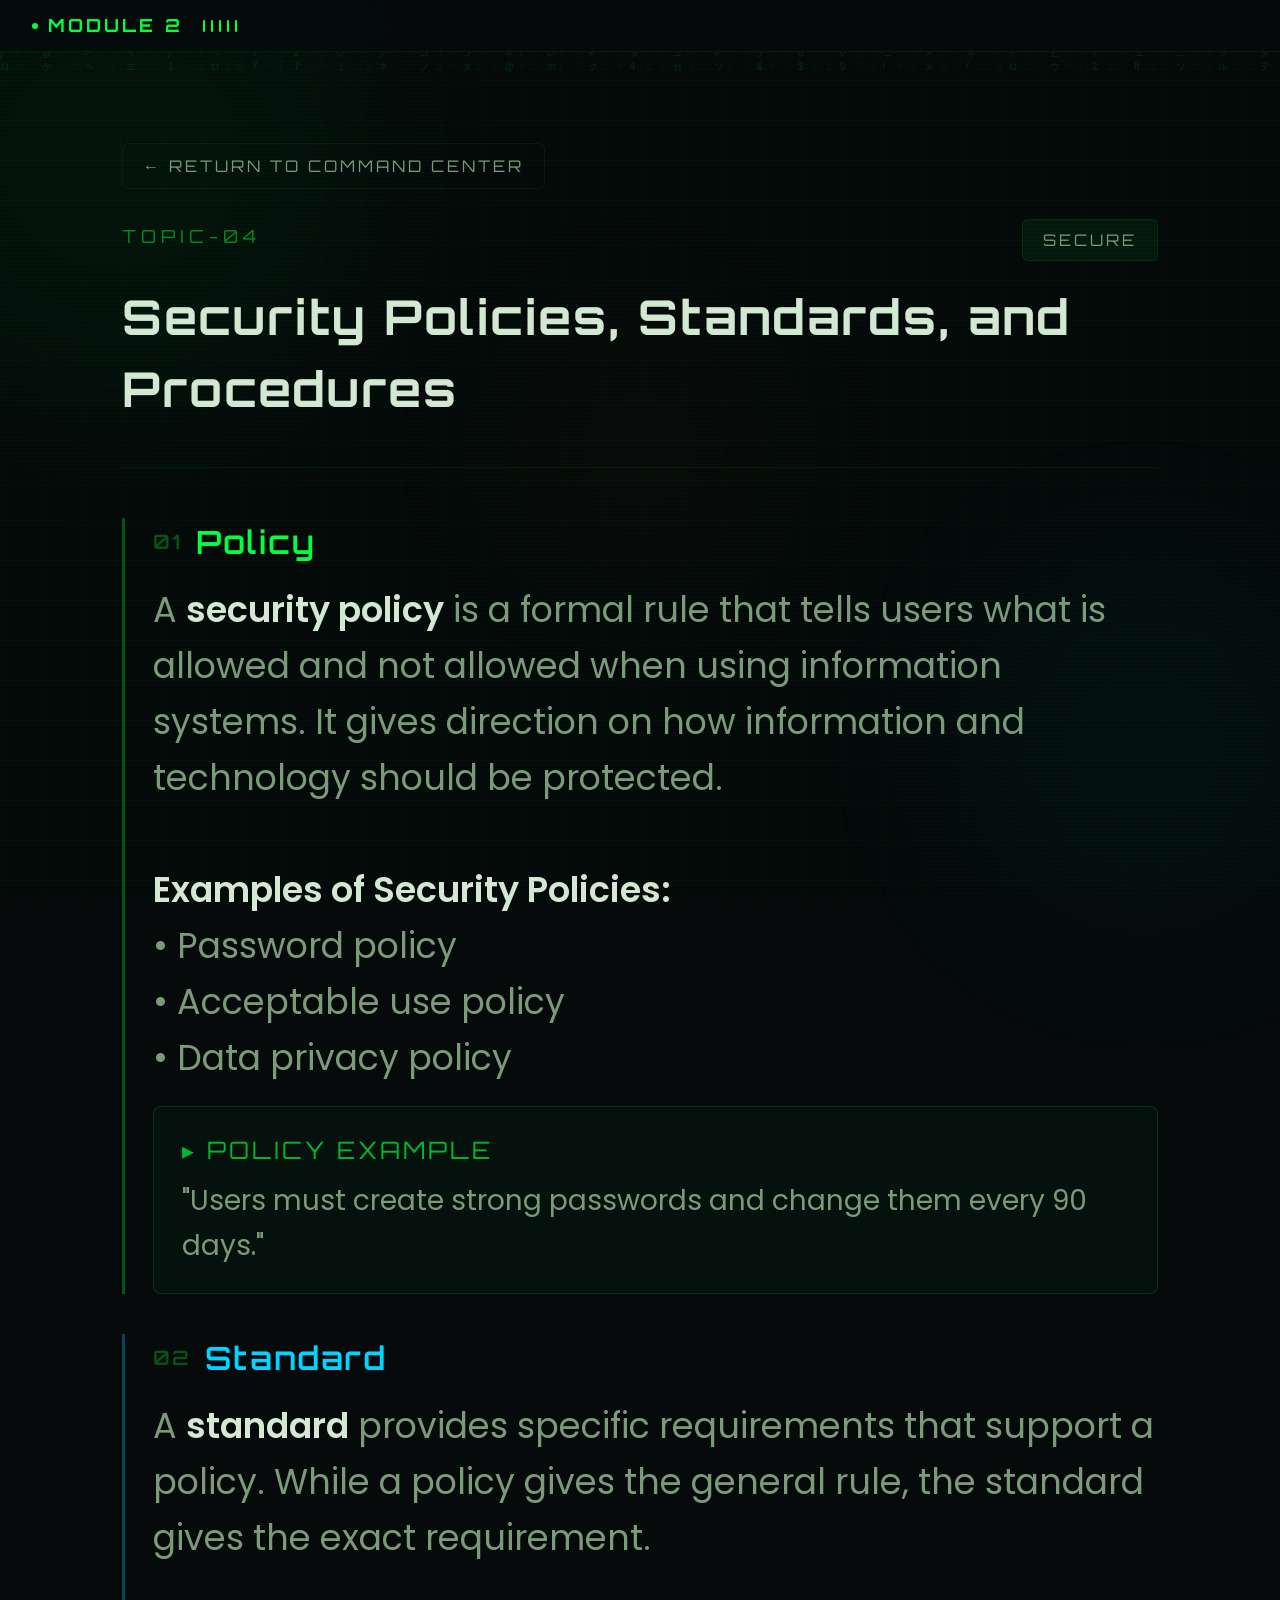
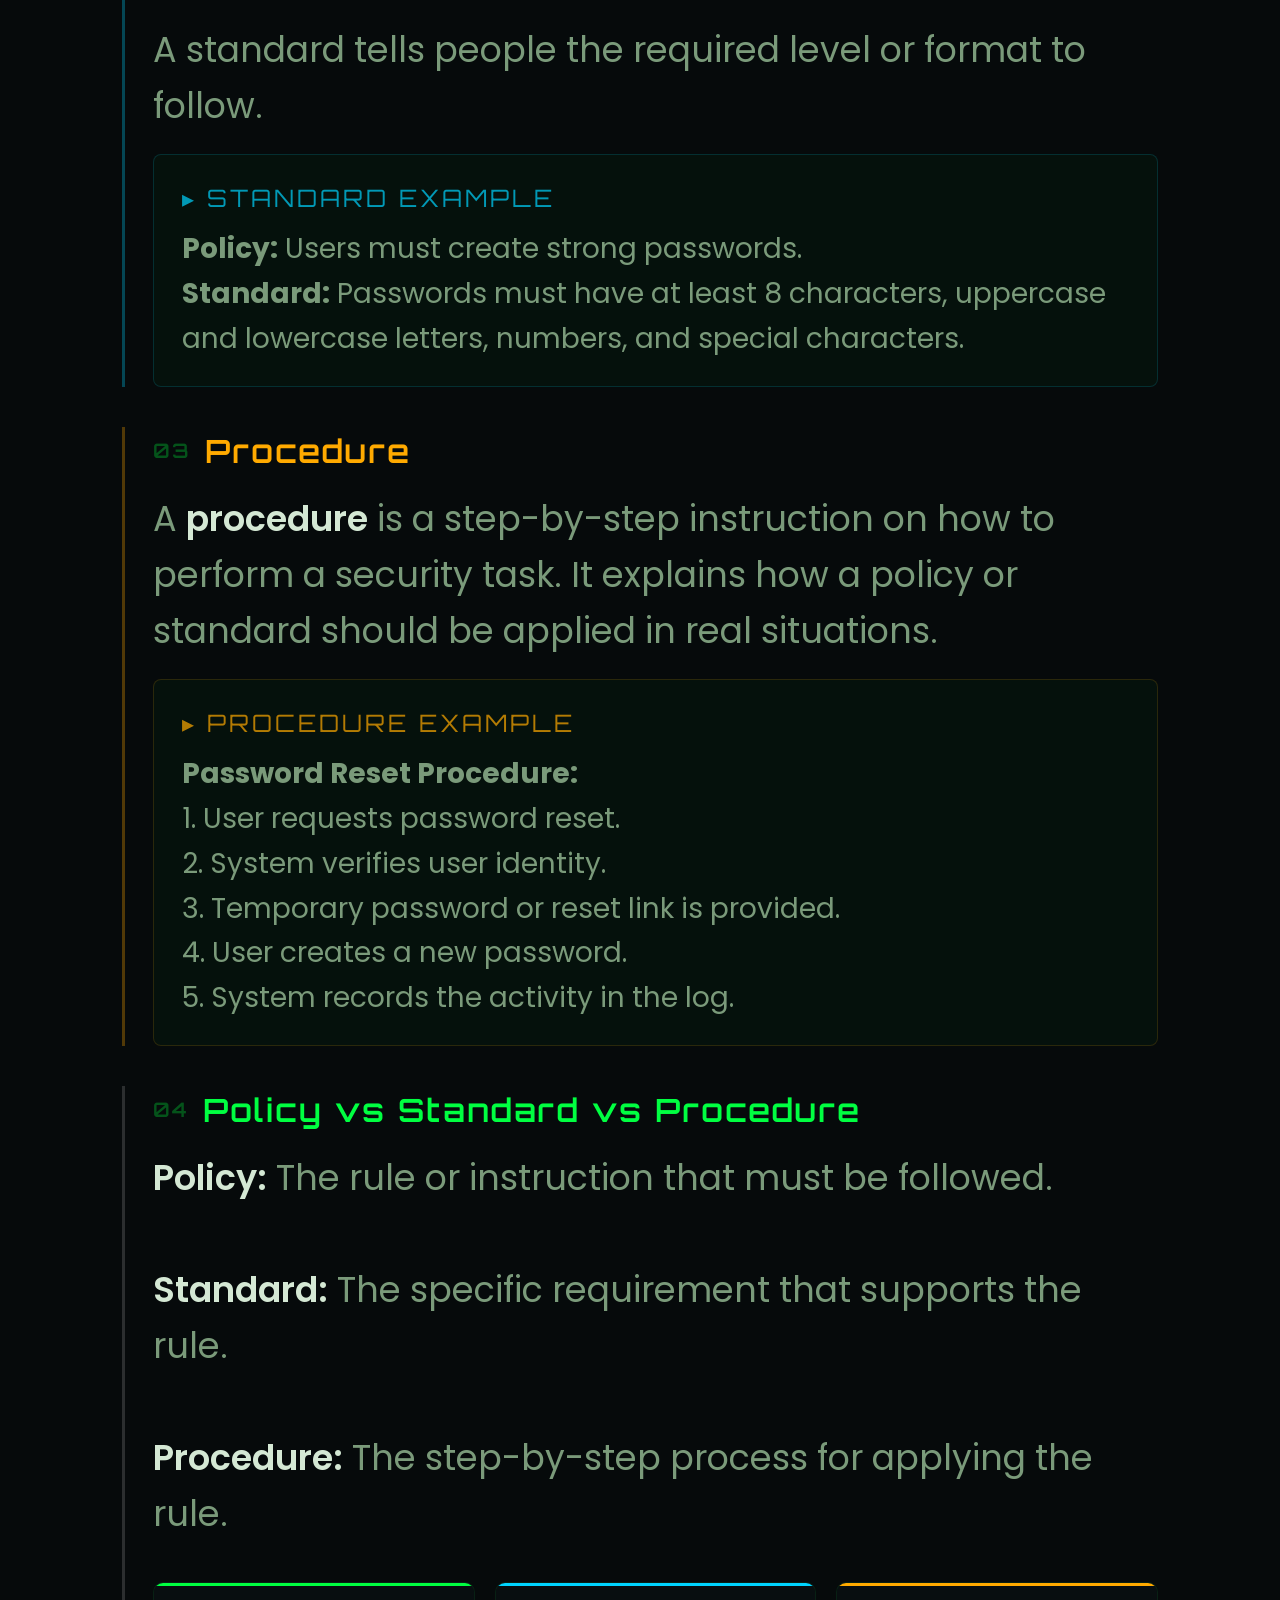
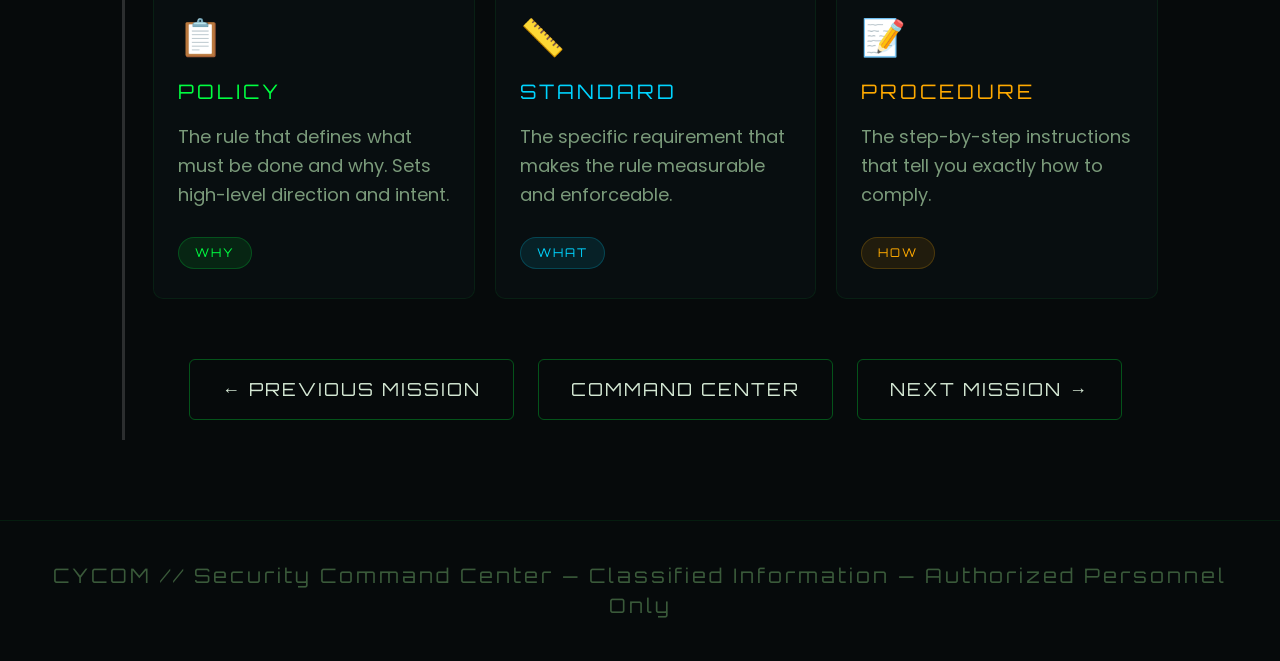
<file: mission-4.html>
<!DOCTYPE html>
<html lang="en">
<head>
<meta charset="UTF-8">
<meta name="viewport" content="width=device-width, initial-scale=1.0">
<title>MISSION-04 • Policies, Standards & Procedures • CYCOM</title>
<link href="https://fonts.googleapis.com/css2?family=Orbitron:wght@400;500;600;700;800;900&family=Poppins:wght@300;400;500;600;700&display=swap" rel="stylesheet">
<link rel="stylesheet" href="styles.css">
<style>
/* ===== PAGE-SPECIFIC STYLES FOR MISSION 4 ===== */

.mission-4-visuals {
  display: flex;
  flex-direction: column;
  gap: 60px;
  margin-top: 40px;
}

.m4-image-block {
  display: grid;
  grid-template-columns: 1fr 1fr;
  gap: 40px;
  align-items: start;
  padding: 32px;
  border: 1px solid var(--border-subtle);
  border-radius: 12px;
  background: var(--bg-card);
  backdrop-filter: blur(10px);
  transition: all 0.4s cubic-bezier(0.22, 1, 0.36, 1);
  position: relative;
  overflow: hidden;
}

.m4-image-block::before {
  content: '';
  position: absolute;
  inset: 0;
  border-radius: 12px;
  background: linear-gradient(135deg, rgba(0,255,65,0.02), transparent 60%);
  pointer-events: none;
}

.m4-image-block:hover {
  border-color: var(--border-active);
  box-shadow: var(--glow-green);
}

.m4-image-block.reverse {
  direction: rtl;
}

.m4-image-block.reverse > * {
  direction: ltr;
}

.m4-block-content {
  display: flex;
  flex-direction: column;
  gap: 16px;
}

.m4-block-label {
  font-family: var(--font-display);
  font-size: 14px;
  letter-spacing: 4px;
  color: var(--accent-cyan);
  opacity: 0.7;
  text-transform: uppercase;
}

.m4-block-title {
  font-family: var(--font-display);
  font-size: clamp(24px, 2.5vw, 36px);
  font-weight: 700;
  letter-spacing: 2px;
  color: var(--text-primary);
  line-height: 1.2;
}

.m4-block-desc {
  font-size: 22px;
  color: var(--text-secondary);
  line-height: 1.6;
}

.m4-block-desc strong {
  color: var(--accent-green);
  font-weight: 600;
}

.m4-block-example {
  padding: 20px 24px;
  background: rgba(0, 255, 65, 0.04);
  border-left: 3px solid var(--accent-amber);
  border-radius: 0 8px 8px 0;
  font-size: 20px;
  color: var(--text-secondary);
  line-height: 1.6;
  margin-top: 8px;
}

.mission-page-example.custom-label::before { display: none; }

.m4-block-example .ex-label {
  font-family: var(--font-display);
  font-size: 12px;
  letter-spacing: 3px;
  color: var(--accent-amber);
  display: block;
  margin-bottom: 8px;
  opacity: 0.7;
}

.m4-pin-container {
  width: 100%;
  display: flex;
  justify-content: center;
  align-items: center;
  min-height: 100px;
}

.m4-pin-container iframe {
  max-width: 100%;
  border-radius: 8px;
}

@media (max-width: 900px) {
  .m4-image-block {
    grid-template-columns: 1fr;
    direction: ltr !important;
  }
  .m4-image-block.reverse {
    direction: ltr !important;
  }
  .m4-pin-container {
    order: -1;
  }
}

/* PYRAMID DIAGRAM */
.pyramid-section {
  position: relative;
  padding: 60px 32px;
  border: 1px solid var(--border-subtle);
  border-radius: 12px;
  background: var(--bg-card);
  backdrop-filter: blur(10px);
  overflow: hidden;
  margin-top: 20px;
}

.pyramid-section::before {
  content: '';
  position: absolute;
  inset: 0;
  background: radial-gradient(ellipse at 50% 0%, rgba(0,255,65,0.03), transparent 70%);
  pointer-events: none;
}

.pyramid-section-title {
  text-align: center;
  font-family: var(--font-display);
  font-size: clamp(20px, 2vw, 32px);
  font-weight: 700;
  letter-spacing: 3px;
  color: var(--text-primary);
  margin-bottom: 40px;
}

.pyramid-visual {
  display: flex;
  flex-direction: column;
  align-items: center;
  gap: 0;
  max-width: 700px;
  margin: 0 auto 40px;
}

.pyramid-tier {
  width: 100%;
  text-align: center;
  padding: 24px 20px;
  position: relative;
  transition: all 0.4s ease;
  cursor: default;
}

.pyramid-tier:hover {
  transform: scale(1.02);
  z-index: 2;
}

.pyramid-tier.tier-policy {
  background: linear-gradient(135deg, rgba(0, 255, 65, 0.12), rgba(0, 255, 65, 0.04));
  border: 1px solid rgba(0, 255, 65, 0.3);
  border-radius: 12px 12px 0 0;
  max-width: 90%;
  margin: 0 auto;
  padding: 28px 20px;
}

.pyramid-tier.tier-policy:hover {
  box-shadow: 0 0 30px rgba(0, 255, 65, 0.15);
}

.pyramid-tier.tier-standard {
  background: linear-gradient(135deg, rgba(0, 212, 255, 0.12), rgba(0, 212, 255, 0.04));
  border: 1px solid rgba(0, 212, 255, 0.3);
  border-radius: 8px;
  max-width: 75%;
  margin: 4px auto;
  padding: 28px 20px;
}

.pyramid-tier.tier-standard:hover {
  box-shadow: 0 0 30px rgba(0, 212, 255, 0.15);
}

.pyramid-tier.tier-procedure {
  background: linear-gradient(135deg, rgba(255, 170, 0, 0.12), rgba(255, 170, 0, 0.04));
  border: 1px solid rgba(255, 170, 0, 0.3);
  border-radius: 0 0 12px 12px;
  max-width: 60%;
  margin: 4px auto 0;
  padding: 28px 20px;
}

.pyramid-tier.tier-procedure:hover {
  box-shadow: 0 0 30px rgba(255, 170, 0, 0.15);
}

.pyramid-tier-name {
  font-family: var(--font-display);
  font-size: 20px;
  letter-spacing: 4px;
  margin-bottom: 8px;
}

.tier-policy .pyramid-tier-name { color: var(--accent-green); }
.tier-standard .pyramid-tier-name { color: var(--accent-cyan); }
.tier-procedure .pyramid-tier-name { color: var(--accent-amber); }

.pyramid-tier-why {
  font-family: var(--font-display);
  font-size: 14px;
  letter-spacing: 2px;
  color: var(--text-dim);
  margin-bottom: 8px;
}

.pyramid-tier-desc {
  font-size: 18px;
  color: var(--text-secondary);
  line-height: 1.5;
}

.pyramid-connector {
  width: 2px;
  height: 20px;
  background: var(--border-subtle);
  margin: 0 auto;
}

/* COMPARISON TABLE */
.comparison-grid {
  display: grid;
  grid-template-columns: repeat(3, 1fr);
  gap: 20px;
  margin-top: 40px;
}

.comp-card {
  padding: 28px 24px;
  border: 1px solid var(--border-subtle);
  border-radius: 10px;
  background: rgba(11, 18, 21, 0.6);
  transition: all 0.4s cubic-bezier(0.22, 1, 0.36, 1);
  position: relative;
  overflow: hidden;
}

.comp-card::after {
  content: '';
  position: absolute;
  top: 0;
  left: 0;
  right: 0;
  height: 3px;
  border-radius: 10px 10px 0 0;
  transition: height 0.3s ease;
}

.comp-card.policy-card::after { background: var(--accent-green); }
.comp-card.standard-card::after { background: var(--accent-cyan); }
.comp-card.procedure-card::after { background: var(--accent-amber); }

.comp-card:hover {
  transform: translateY(-4px);
  border-color: var(--border-active);
}

.comp-card:hover::after {
  height: 4px;
}

.comp-card-icon {
  font-size: 36px;
  margin-bottom: 12px;
  display: block;
}

.comp-card-title {
  font-family: var(--font-display);
  font-size: 20px;
  letter-spacing: 3px;
  margin-bottom: 16px;
}

.policy-card .comp-card-title { color: var(--accent-green); }
.standard-card .comp-card-title { color: var(--accent-cyan); }
.procedure-card .comp-card-title { color: var(--accent-amber); }

.comp-card-desc {
  font-size: 18px;
  color: var(--text-secondary);
  line-height: 1.6;
  margin-bottom: 16px;
}

.comp-card-tag {
  display: inline-block;
  padding: 6px 16px;
  border-radius: 20px;
  font-family: var(--font-display);
  font-size: 12px;
  letter-spacing: 2px;
  text-transform: uppercase;
}

.policy-card .comp-card-tag { background: rgba(0, 255, 65, 0.1); color: var(--accent-green); border: 1px solid rgba(0, 255, 65, 0.2); }
.standard-card .comp-card-tag { background: rgba(0, 212, 255, 0.1); color: var(--accent-cyan); border: 1px solid rgba(0, 212, 255, 0.2); }
.procedure-card .comp-card-tag { background: rgba(255, 170, 0, 0.1); color: var(--accent-amber); border: 1px solid rgba(255, 170, 0, 0.2); }

@media (max-width: 768px) {
  .comparison-grid {
    grid-template-columns: 1fr;
  }
}

/* PASSWORD EXAMPLE VISUAL */
.pw-example {
  margin-top: 40px;
  padding: 32px;
  border: 1px solid var(--border-subtle);
  border-radius: 12px;
  background: rgba(11, 18, 21, 0.6);
}

.pw-example-title {
  font-family: var(--font-display);
  font-size: 18px;
  letter-spacing: 3px;
  color: var(--text-primary);
  margin-bottom: 24px;
  text-align: center;
}

.pw-flow {
  display: flex;
  align-items: center;
  justify-content: center;
  gap: 12px;
  flex-wrap: wrap;
}

.pw-step {
  flex: 1;
  min-width: 200px;
  padding: 20px;
  border-radius: 8px;
  text-align: center;
  transition: all 0.3s ease;
}

.pw-step:hover {
  transform: translateY(-2px);
}

.pw-step.pw-policy {
  background: rgba(0, 255, 65, 0.06);
  border: 1px solid rgba(0, 255, 65, 0.2);
}
.pw-step.pw-policy:hover {
  box-shadow: 0 0 20px rgba(0, 255, 65, 0.1);
}

.pw-step.pw-standard {
  background: rgba(0, 212, 255, 0.06);
  border: 1px solid rgba(0, 212, 255, 0.2);
}
.pw-step.pw-standard:hover {
  box-shadow: 0 0 20px rgba(0, 212, 255, 0.1);
}

.pw-step.pw-procedure {
  background: rgba(255, 170, 0, 0.06);
  border: 1px solid rgba(255, 170, 0, 0.2);
}
.pw-step.pw-procedure:hover {
  box-shadow: 0 0 20px rgba(255, 170, 0, 0.1);
}

.pw-step-label {
  font-family: var(--font-display);
  font-size: 13px;
  letter-spacing: 3px;
  margin-bottom: 8px;
}

.pw-policy .pw-step-label { color: var(--accent-green); }
.pw-standard .pw-step-label { color: var(--accent-cyan); }
.pw-procedure .pw-step-label { color: var(--accent-amber); }

.pw-step-text {
  font-size: 16px;
  color: var(--text-secondary);
  line-height: 1.5;
}

.pw-arrow {
  font-size: 24px;
  color: var(--text-dim);
  flex-shrink: 0;
}

@media (max-width: 768px) {
  .pw-flow {
    flex-direction: column;
  }
  .pw-arrow {
    transform: rotate(90deg);
  }
}

/* PIN SECTION HEADER */
.pin-gallery-header {
  text-align: center;
  margin: 40px 0 20px;
  padding: 32px;
  border: 1px solid var(--border-subtle);
  border-radius: 12px;
  background: var(--bg-card);
}

.pin-gallery-header .gh-icon {
  font-size: 28px;
  margin-bottom: 12px;
  display: block;
}

.pin-gallery-header h3 {
  font-family: var(--font-display);
  font-size: 20px;
  letter-spacing: 3px;
  color: var(--text-primary);
  margin-bottom: 8px;
}

.pin-gallery-header p {
  font-size: 18px;
  color: var(--text-secondary);
}

.pin-gallery-grid {
  display: grid;
  grid-template-columns: repeat(auto-fit, minmax(320px, 1fr));
  gap: 24px;
  margin-top: 20px;
}

.pin-gallery-item {
  border: 1px solid var(--border-subtle);
  border-radius: 12px;
  overflow: hidden;
  background: var(--bg-card);
  transition: all 0.3s ease;
}

.pin-gallery-item:hover {
  border-color: var(--border-active);
  box-shadow: var(--glow-green);
}

.pin-gallery-item iframe {
  display: block;
  margin: 0 auto;
  max-width: 100%;
}
</style>
</head>
<body>

<canvas id="matrix-rain"></canvas>
<div class="ambient-glow g1"></div>
<div class="ambient-glow g2"></div>
<div class="ambient-glow g3"></div>

<!-- TOP HUD -->
<header class="top-hud">
  <div class="hud-left">
    <div class="hud-logo"><span class="dot"></span>MODULE 2</div>
    <div class="hud-pulse">
      <span class="bar"></span><span class="bar"></span><span class="bar"></span><span class="bar"></span><span class="bar"></span>
    </div>
  </div>
</header>

<main class="mission-page">
  <a href="index.html" class="mission-page-back">← RETURN TO COMMAND CENTER</a>

  <div class="mission-page-header reveal">
    <div class="mission-page-top">
      <span class="mission-page-id">TOPIC-04</span>
      <span class="mission-status secure">SECURE</span>
    </div>
    <h1>Security Policies, Standards, and Procedures</h1>
  </div>

  <div class="mission-page-body">

    <!-- SECTION 01: POLICY -->
    <div class="mission-page-section reveal" style="border-left-color: rgba(0,255,65,0.3);">
      <div class="mission-page-section-title"><span class="num">01</span> <span style="color:var(--accent-green)">Policy</span></div>
      <div class="mission-page-section-content">
        A <strong>security policy</strong> is a formal rule that tells users what is allowed and not allowed when using information systems. It gives direction on how information and technology should be protected.<br><br>
        <strong>Examples of Security Policies:</strong><br>
        • Password policy<br>
        • Acceptable use policy<br>
        • Data privacy policy
      </div>
      <div class="mission-page-example custom-label" style="border-left-color: rgba(0,255,65,0.3); border-color: rgba(0,255,65,0.15);">
        <div class="ex-custom-label" style="font-family:var(--font-display);font-size:24px;letter-spacing:3px;color:var(--accent-green);margin-bottom:10px;opacity:0.7;">▸ POLICY EXAMPLE</div>
        "Users must create strong passwords and change them every 90 days."
      </div>
    </div>

    <!-- SECTION 02: STANDARD -->
    <div class="mission-page-section reveal" style="border-left-color: rgba(0,212,255,0.3);">
      <div class="mission-page-section-title"><span class="num">02</span> <span style="color:var(--accent-cyan)">Standard</span></div>
      <div class="mission-page-section-content">
        A <strong>standard</strong> provides specific requirements that support a policy. While a policy gives the general rule, the standard gives the exact requirement.<br><br>
       A standard tells people the required level or format to follow.
      </div>
      <div class="mission-page-example custom-label" style="border-left-color: rgba(0,212,255,0.3); border-color: rgba(0,212,255,0.15);">
        <div class="ex-custom-label" style="font-family:var(--font-display);font-size:24px;letter-spacing:3px;color:var(--accent-cyan);margin-bottom:10px;opacity:0.7;">▸ STANDARD EXAMPLE</div>
        <strong>Policy:</strong> Users must create strong passwords.<br>
        <strong>Standard:</strong> Passwords must have at least 8 characters, uppercase and lowercase letters, numbers, and special characters.
      </div>
    </div>

    <!-- SECTION 03: PROCEDURE -->
    <div class="mission-page-section reveal" style="border-left-color: rgba(255,170,0,0.3);">
      <div class="mission-page-section-title"><span class="num">03</span> <span style="color:var(--accent-amber)">Procedure</span></div>
      <div class="mission-page-section-content">
        A <strong>procedure</strong> is a step-by-step instruction on how to perform a security task. It explains how a policy or standard should be applied in real situations.
      </div>
      <div class="mission-page-example custom-label" style="border-left-color: rgba(255,170,0,0.3); border-color: rgba(255,170,0,0.15);">
        <div class="ex-custom-label" style="font-family:var(--font-display);font-size:24px;letter-spacing:3px;color:var(--accent-amber);margin-bottom:10px;opacity:0.7;">▸ PROCEDURE EXAMPLE</div>
        <strong>Password Reset Procedure:</strong><br>
        1. User requests password reset.<br>
        2. System verifies user identity.<br>
        3. Temporary password or reset link is provided.<br>
        4. User creates a new password.<br>
        5. System records the activity in the log.
      </div>
    </div>

    <!-- SECTION 04: COMPARISON CARDS -->
    <div class="mission-page-section reveal" style="border-left-color: rgba(255,255,255,0.15);">
      <div class="mission-page-section-title"><span class="num">04</span> Policy vs Standard vs Procedure</div>
      <div class="mission-page-section-content">
        <strong>Policy:</strong> The rule or instruction that must be followed.<br><br>
        <strong>Standard:</strong> The specific requirement that supports the rule.<br><br>
        <strong>Procedure:</strong> The step-by-step process for applying the rule.
      </div>

      <div class="comparison-grid">
        <div class="comp-card policy-card reveal">
          <span class="comp-card-icon">📋</span>
          <div class="comp-card-title">POLICY</div>
          <div class="comp-card-desc">The rule that defines what must be done and why. Sets high-level direction and intent.</div>
          <span class="comp-card-tag">WHY</span>
        </div>
        <div class="comp-card standard-card reveal">
          <span class="comp-card-icon">📏</span>
          <div class="comp-card-title">STANDARD</div>
          <div class="comp-card-desc">The specific requirement that makes the rule measurable and enforceable.</div>
          <span class="comp-card-tag">WHAT</span>
        </div>
        <div class="comp-card procedure-card reveal">
          <span class="comp-card-icon">📝</span>
          <div class="comp-card-title">PROCEDURE</div>
          <div class="comp-card-desc">The step-by-step instructions that tell you exactly how to comply.</div>
          <span class="comp-card-tag">HOW</span>
        </div>
      </div>

  


  <div class="mission-page-nav reveal">
    <a href="mission-3.html">← PREVIOUS MISSION</a>
    <a href="index.html">COMMAND CENTER</a>
    <a href="mission-5.html">NEXT MISSION →</a>
  </div>
</main>

<footer class="site-footer">
  CYCOM // Security Command Center — Classified Information — Authorized Personnel Only
</footer>

<script src="shared.js"></script>
</body>
</html>
</file>
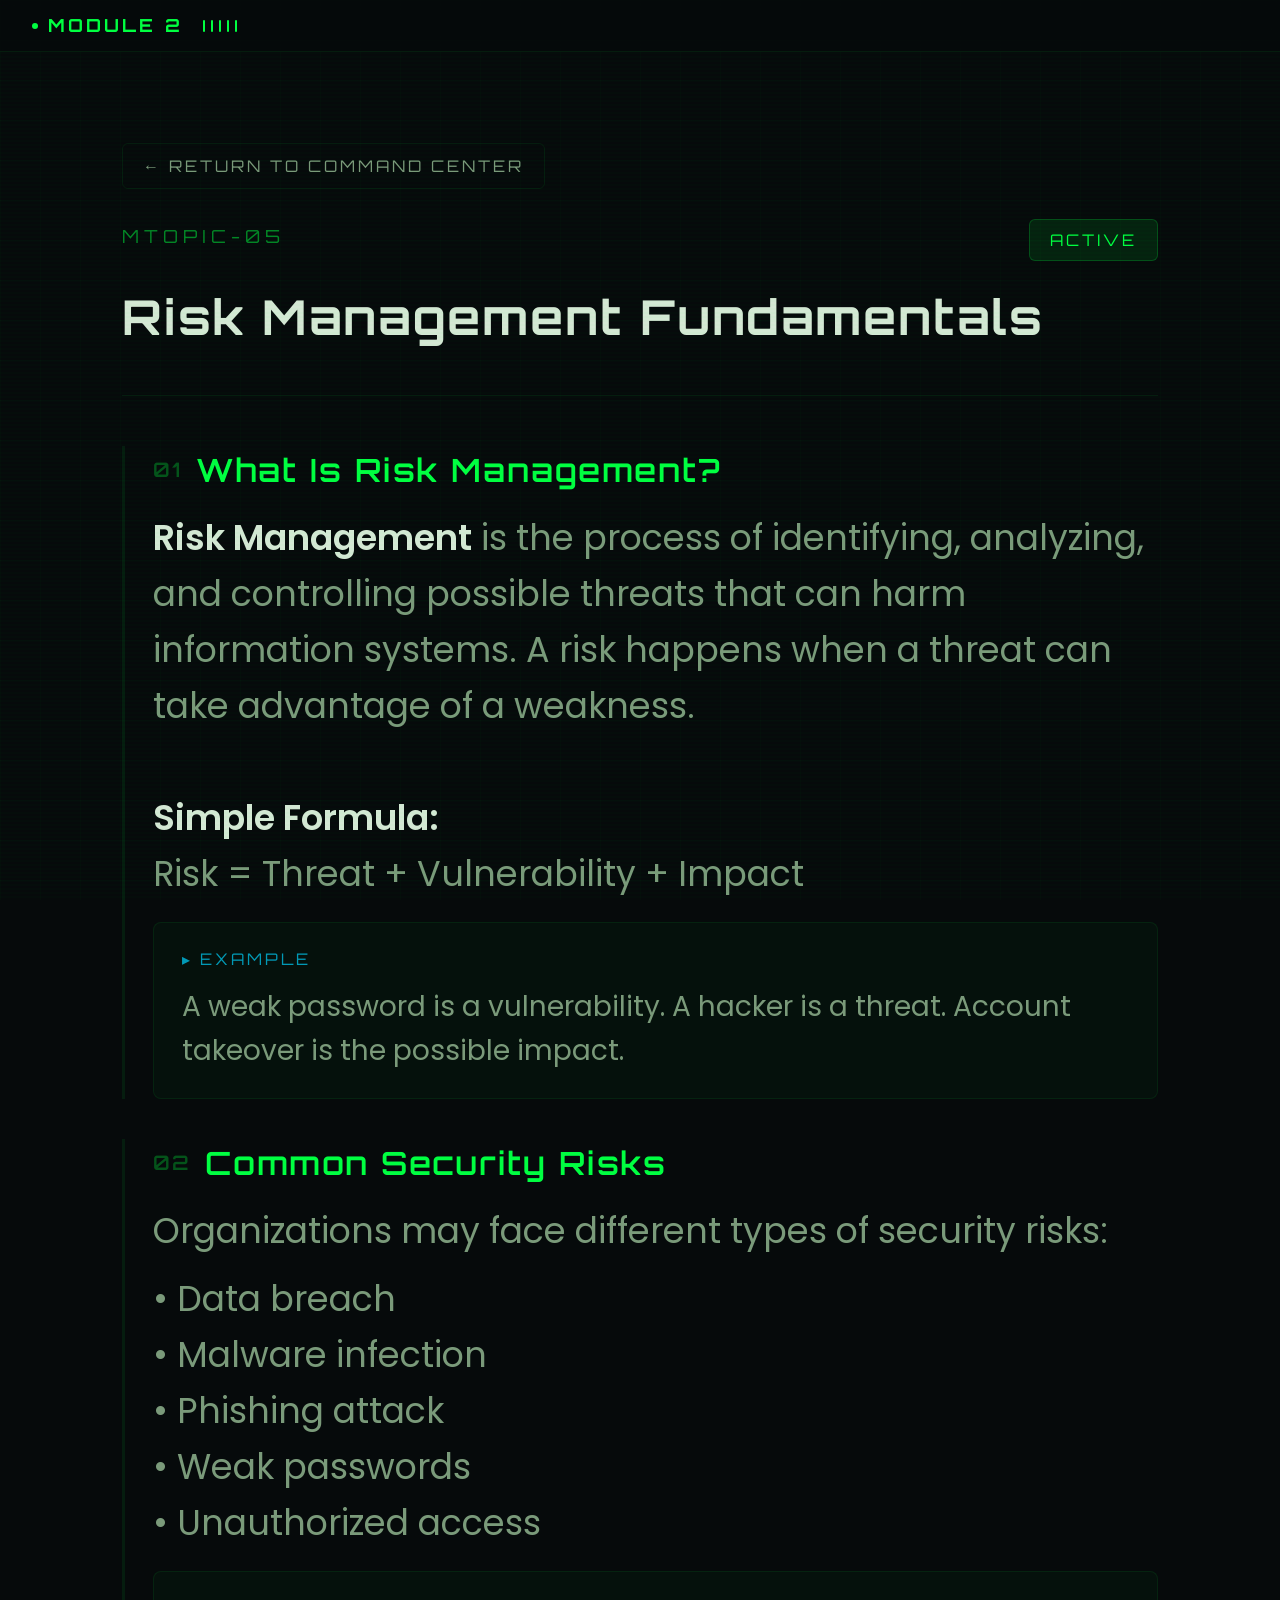
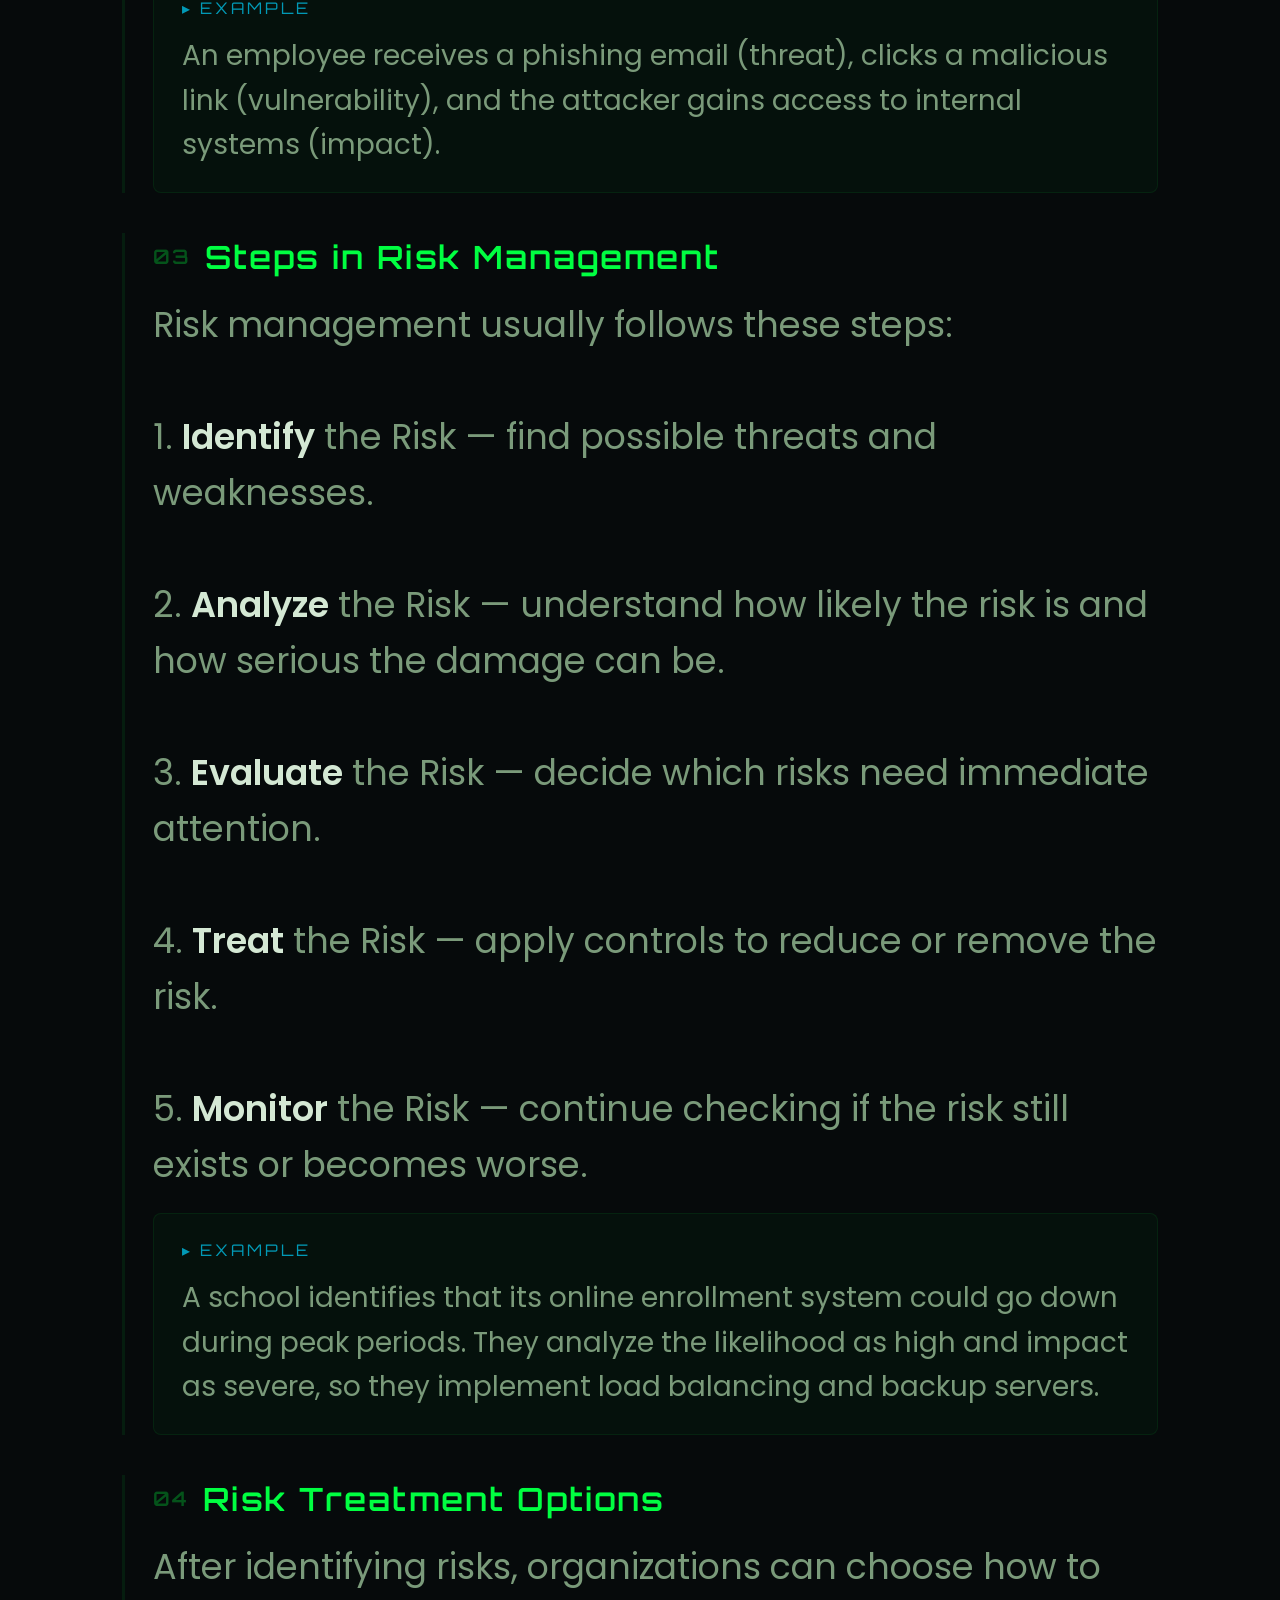
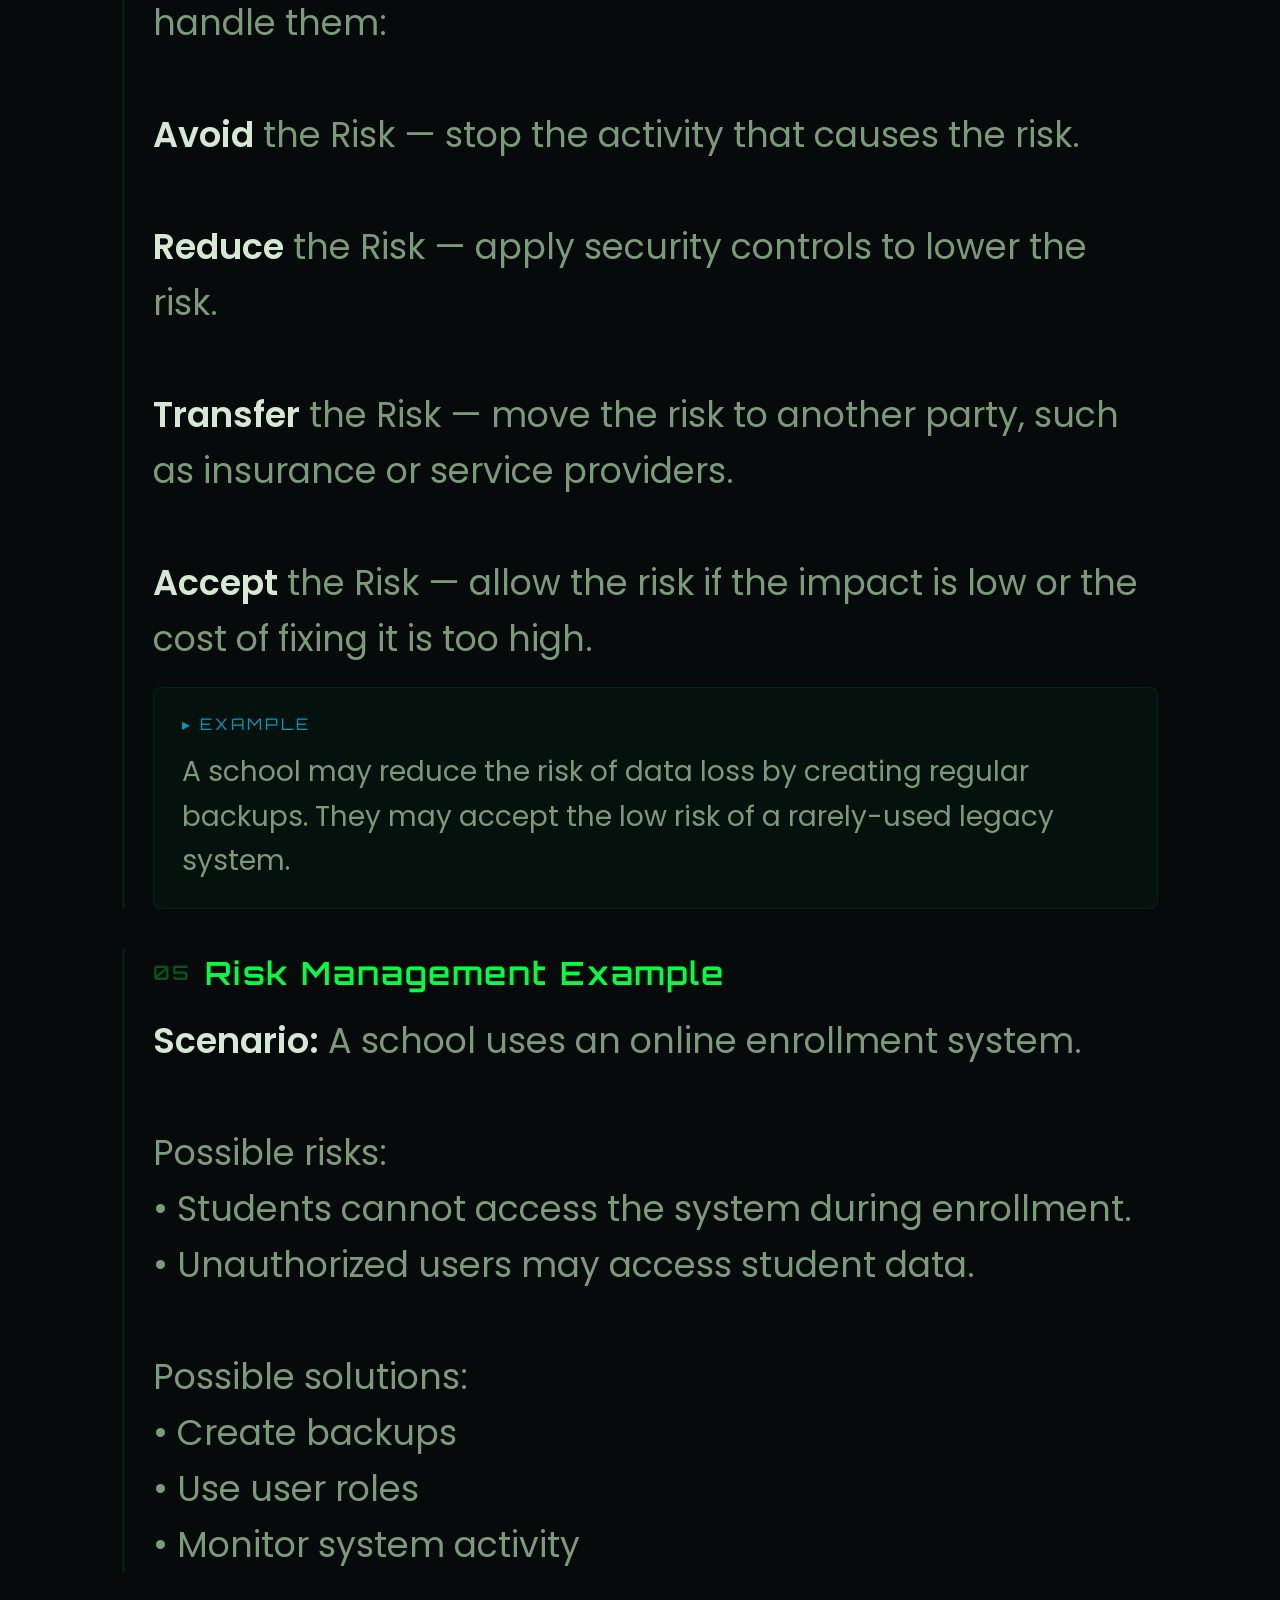
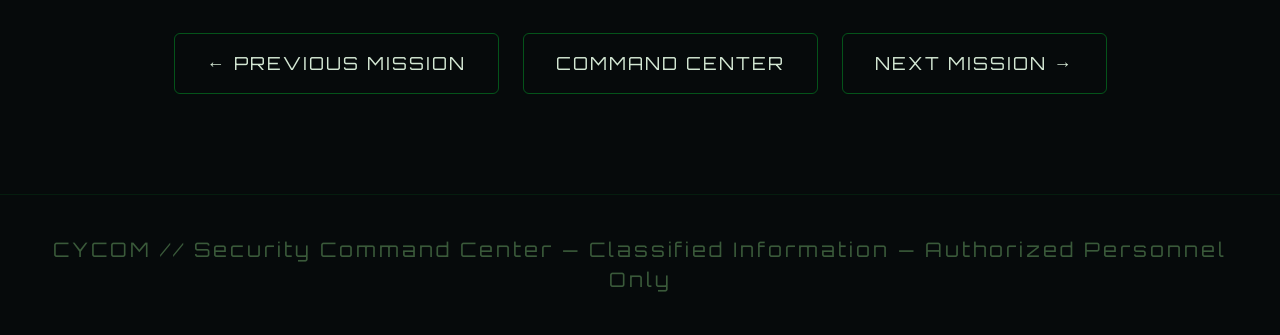
<file: mission-5.html>
<!DOCTYPE html>
<html lang="en">
<head>
<meta charset="UTF-8">
<meta name="viewport" content="width=device-width, initial-scale=1.0">
<title>MISSION-05 • Risk Management • CYCOM</title>
<link href="https://fonts.googleapis.com/css2?family=Orbitron:wght@400;500;600;700;800;900&family=Poppins:wght@300;400;500;600;700&display=swap" rel="stylesheet">
<link rel="stylesheet" href="styles.css">
</head>
<body>


<!-- TOP HUD -->
<header class="top-hud">
  <div class="hud-left">
    <div class="hud-logo"><span class="dot"></span>MODULE 2</div>
    <div class="hud-pulse">
      <span class="bar"></span><span class="bar"></span><span class="bar"></span><span class="bar"></span><span class="bar"></span>
    </div>
  </div>
</header>

<main class="mission-page">
  <a href="index.html" class="mission-page-back">← RETURN TO COMMAND CENTER</a>

  <div class="mission-page-header reveal">
    <div class="mission-page-top">
      <span class="mission-page-id">MTOPIC-05</span>
      <span class="mission-status active">ACTIVE</span>
    </div>
    <h1>Risk Management Fundamentals</h1>
  </div>

  <div class="mission-page-body">
    <div class="mission-page-section reveal">
      <div class="mission-page-section-title"><span class="num">01</span> What Is Risk Management?</div>
      <div class="mission-page-section-content">
        <strong>Risk Management</strong> is the process of identifying, analyzing, and controlling possible threats that can harm information systems. A risk happens when a threat can take advantage of a weakness.<br><br>
        <strong>Simple Formula:</strong><br>
        Risk = Threat + Vulnerability + Impact
      </div>
      <div class="mission-page-example">
        A weak password is a vulnerability. A hacker is a threat. Account takeover is the possible impact.
      </div>
    </div>

    <div class="mission-page-section reveal">
      <div class="mission-page-section-title"><span class="num">02</span> Common Security Risks</div>
      <div class="mission-page-section-content">
        Organizations may face different types of security risks:
      </div>
      <div class="mission-page-section-content" style="margin-top:12px;">
        • Data breach<br>
        • Malware infection<br>
        • Phishing attack<br>
        • Weak passwords<br>
        • Unauthorized access
      </div>
      <div class="mission-page-example">
        An employee receives a phishing email (threat), clicks a malicious link (vulnerability), and the attacker gains access to internal systems (impact).
      </div>
    </div>

    <div class="mission-page-section reveal">
      <div class="mission-page-section-title"><span class="num">03</span> Steps in Risk Management</div>
      <div class="mission-page-section-content">
        Risk management usually follows these steps:<br><br>
        1. <strong>Identify</strong> the Risk — find possible threats and weaknesses.<br><br>
        2. <strong>Analyze</strong> the Risk — understand how likely the risk is and how serious the damage can be.<br><br>
        3. <strong>Evaluate</strong> the Risk — decide which risks need immediate attention.<br><br>
        4. <strong>Treat</strong> the Risk — apply controls to reduce or remove the risk.<br><br>
        5. <strong>Monitor</strong> the Risk — continue checking if the risk still exists or becomes worse.
      </div>
      <div class="mission-page-example">
        A school identifies that its online enrollment system could go down during peak periods. They analyze the likelihood as high and impact as severe, so they implement load balancing and backup servers.
      </div>
    </div>

    <div class="mission-page-section reveal">
      <div class="mission-page-section-title"><span class="num">04</span> Risk Treatment Options</div>
      <div class="mission-page-section-content">
        After identifying risks, organizations can choose how to handle them:<br><br>
        <strong>Avoid</strong> the Risk — stop the activity that causes the risk.<br><br>
        <strong>Reduce</strong> the Risk — apply security controls to lower the risk.<br><br>
        <strong>Transfer</strong> the Risk — move the risk to another party, such as insurance or service providers.<br><br>
        <strong>Accept</strong> the Risk — allow the risk if the impact is low or the cost of fixing it is too high.
      </div>
      <div class="mission-page-example">
        A school may reduce the risk of data loss by creating regular backups. They may accept the low risk of a rarely-used legacy system.
      </div>
    </div>

    <div class="mission-page-section reveal">
      <div class="mission-page-section-title"><span class="num">05</span> Risk Management Example</div>
      <div class="mission-page-section-content">
        <strong>Scenario:</strong> A school uses an online enrollment system.<br><br>
        Possible risks:<br>
        • Students cannot access the system during enrollment.<br>
        • Unauthorized users may access student data.<br><br>
        Possible solutions:<br>
        • Create backups<br>
        • Use user roles<br>
        • Monitor system activity
      </div>
    </div>
  </div>

  <div class="mission-page-nav reveal">
    <a href="mission-4.html">← PREVIOUS MISSION</a>
    <a href="index.html">COMMAND CENTER</a>
    <a href="mission-6.html">NEXT MISSION →</a>
  </div>
</main>

<footer class="site-footer">
  CYCOM // Security Command Center — Classified Information — Authorized Personnel Only
</footer>

<script src="shared.js"></script>
</body>
</html>
</file>
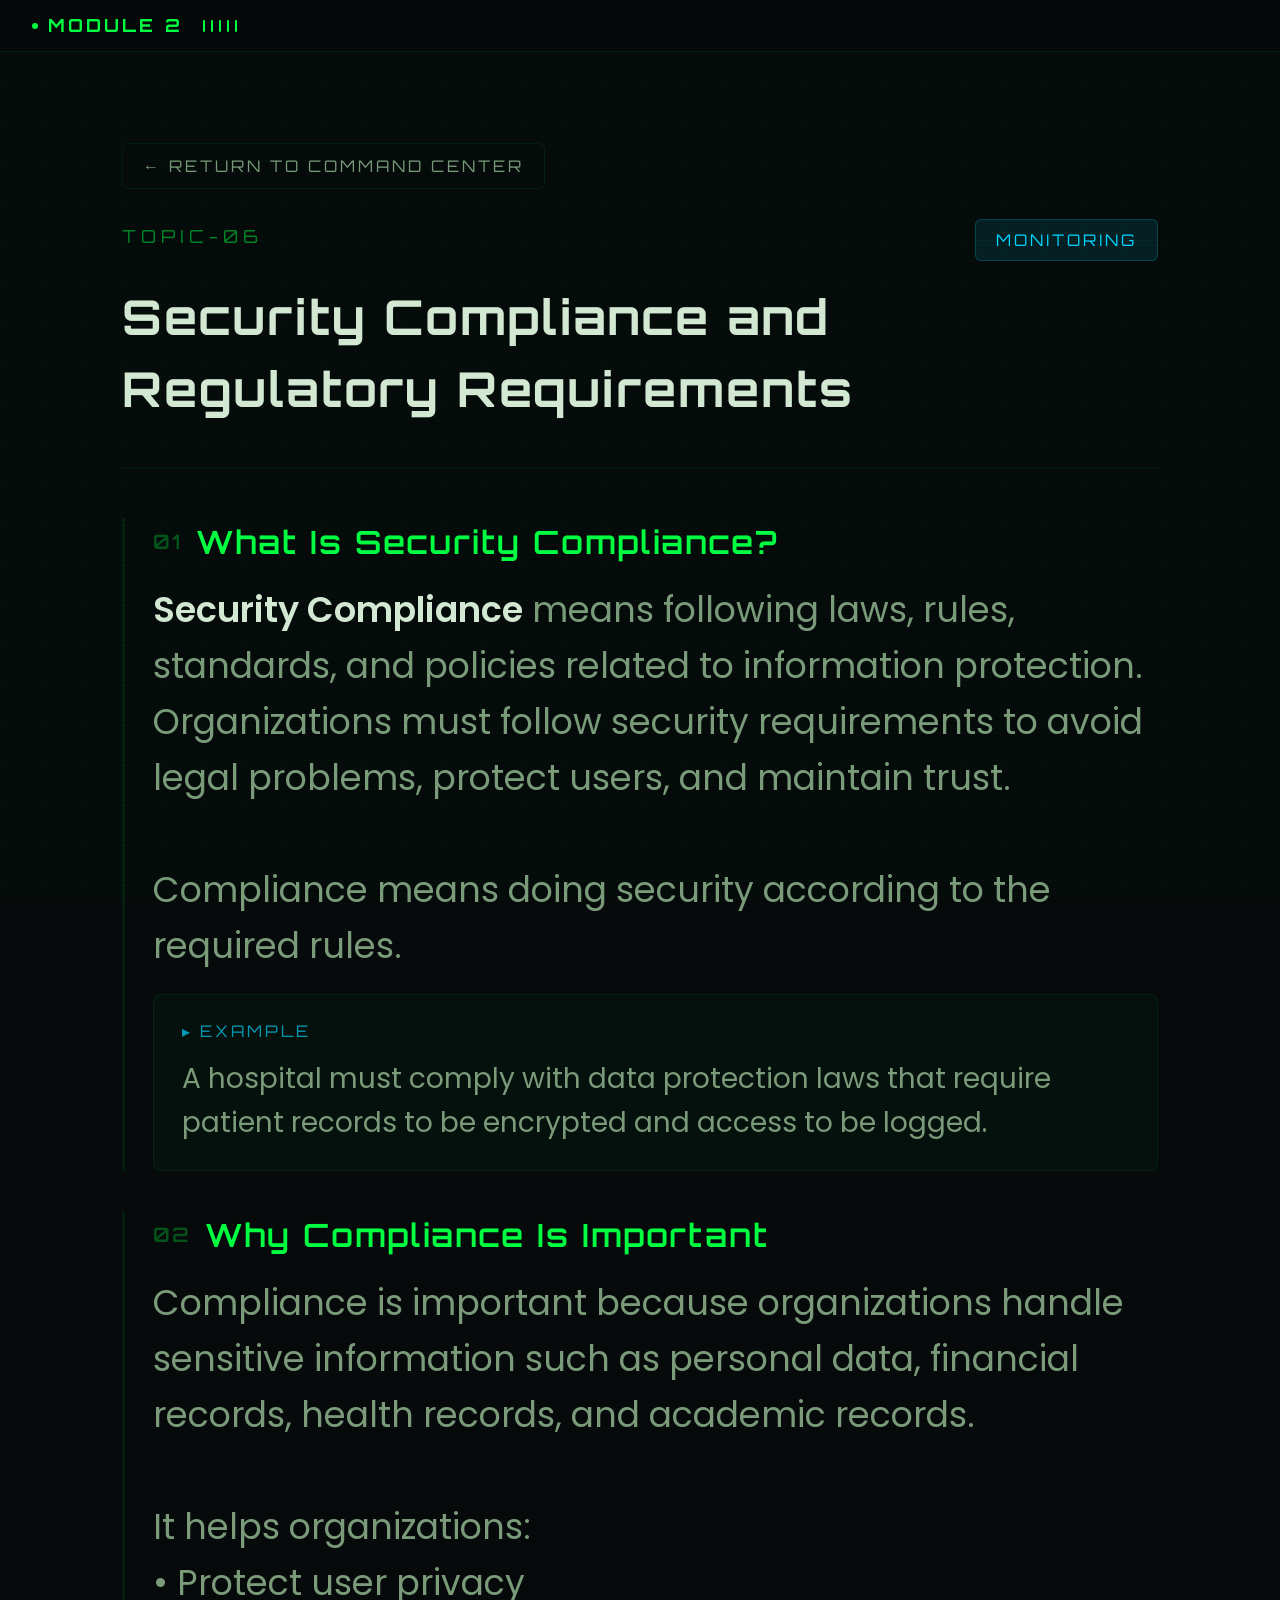
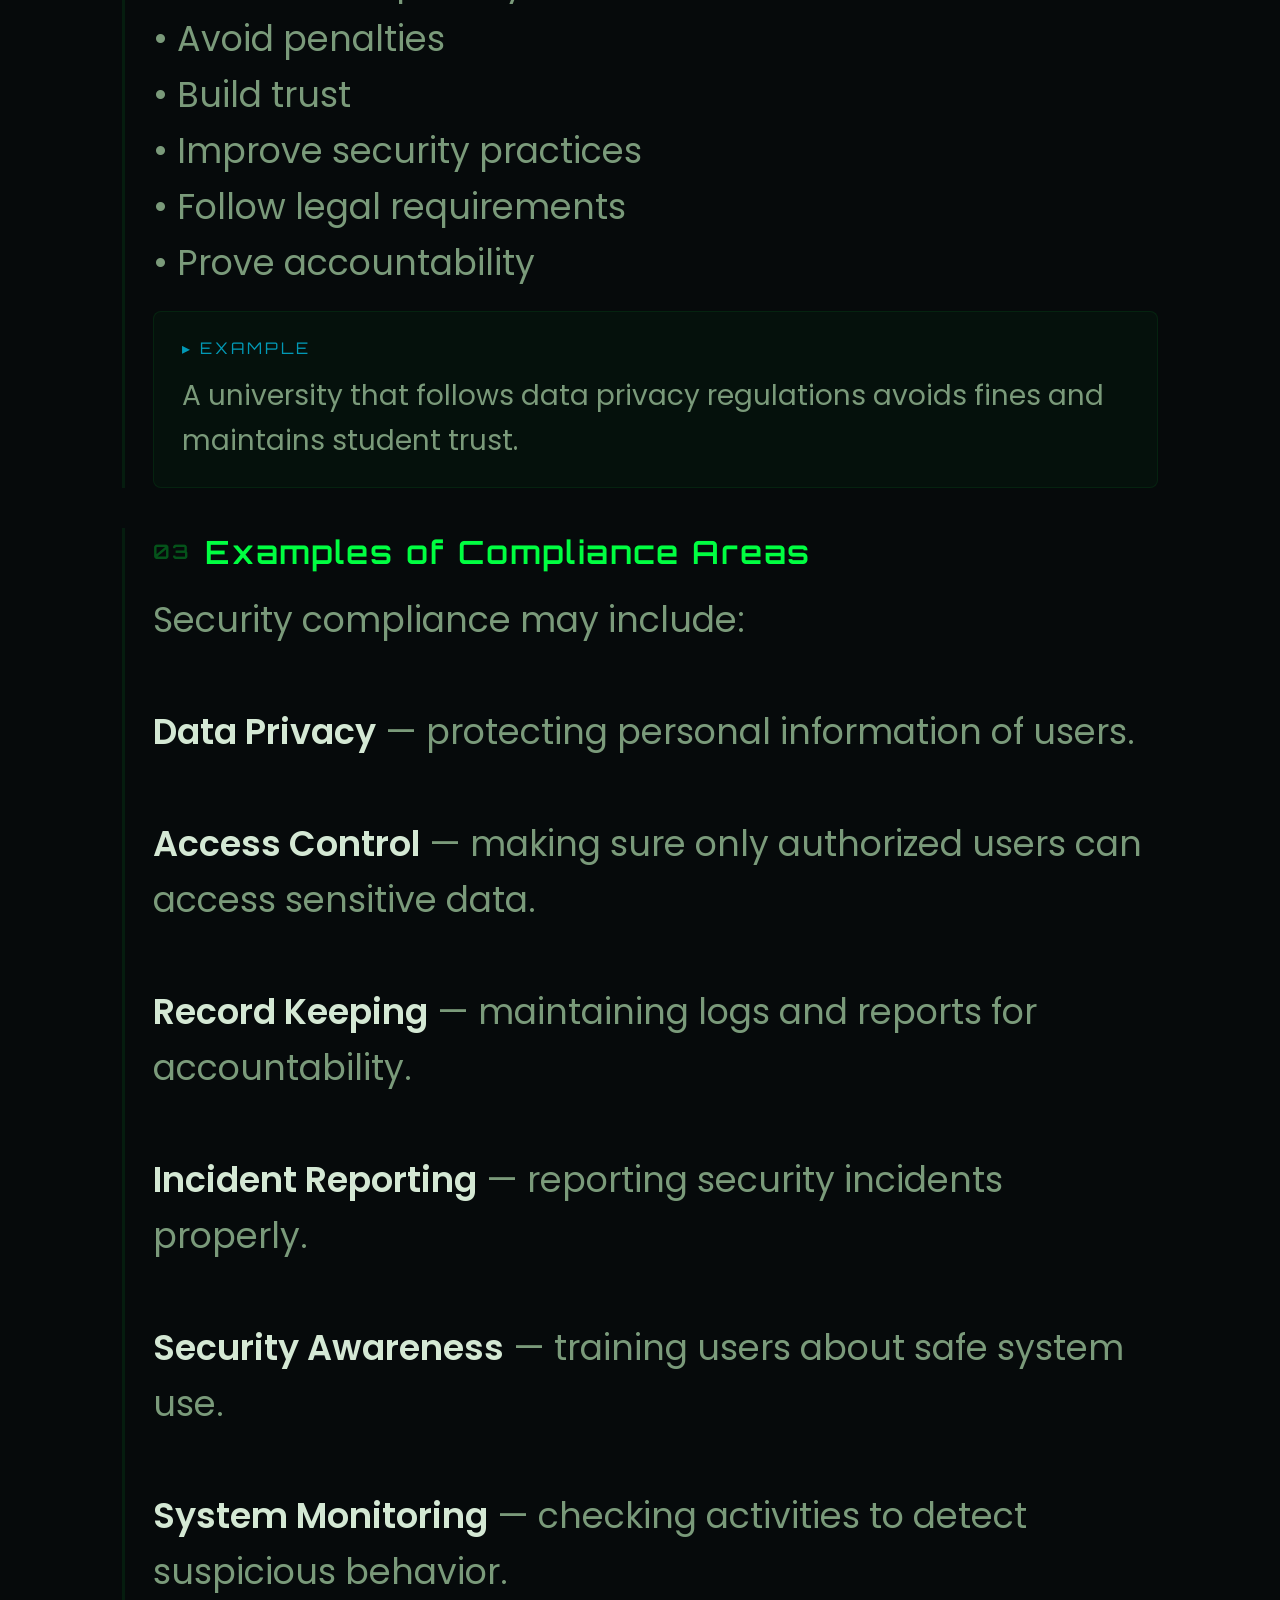
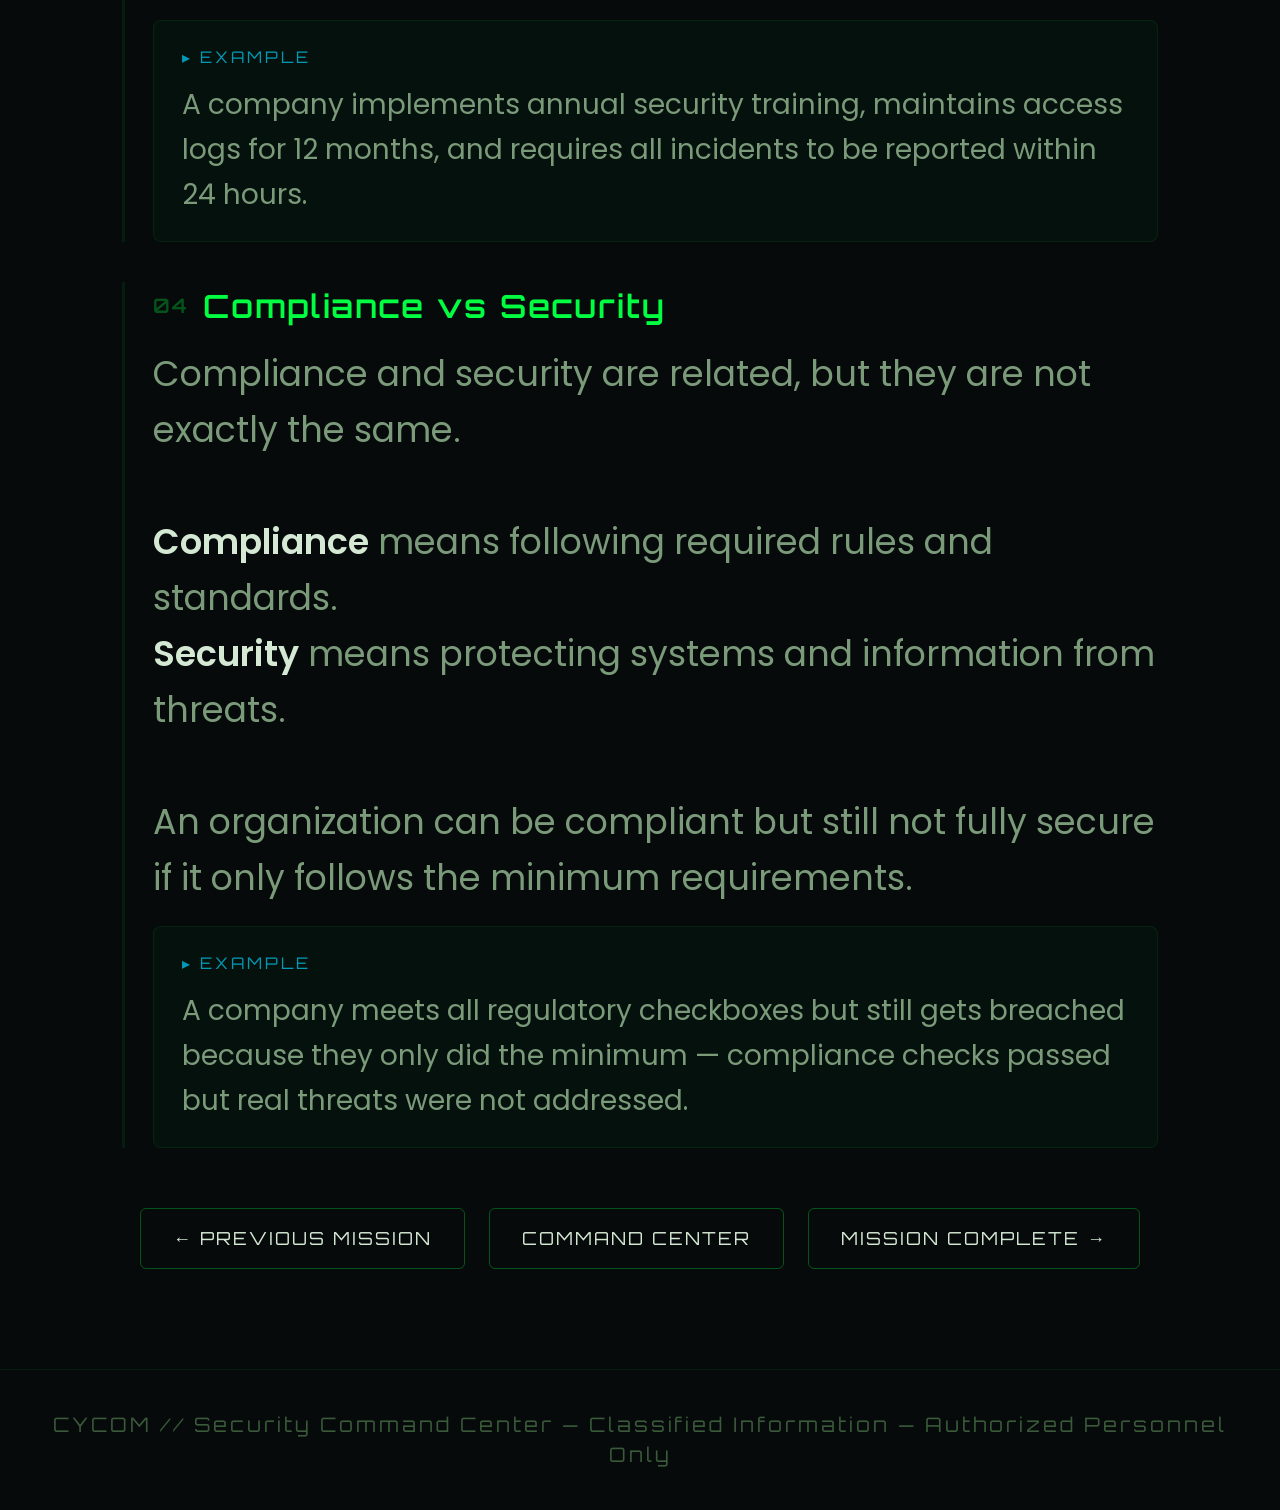
<file: mission-6.html>
<!DOCTYPE html>
<html lang="en">
<head>
<meta charset="UTF-8">
<meta name="viewport" content="width=device-width, initial-scale=1.0">
<title>MISSION-06 • Security Compliance • CYCOM</title>
<link href="https://fonts.googleapis.com/css2?family=Orbitron:wght@400;500;600;700;800;900&family=Poppins:wght@300;400;500;600;700&display=swap" rel="stylesheet">
<link rel="stylesheet" href="styles.css">
</head>
<body>


<!-- TOP HUD -->
<header class="top-hud">
  <div class="hud-left">
    <div class="hud-logo"><span class="dot"></span>MODULE 2</div>
    <div class="hud-pulse">
      <span class="bar"></span><span class="bar"></span><span class="bar"></span><span class="bar"></span><span class="bar"></span>
    </div>
  </div>
</header>

<main class="mission-page">
  <a href="index.html" class="mission-page-back">← RETURN TO COMMAND CENTER</a>

  <div class="mission-page-header reveal">
    <div class="mission-page-top">
      <span class="mission-page-id">TOPIC-06</span>
      <span class="mission-status monitoring">MONITORING</span>
    </div>
    <h1>Security Compliance and Regulatory Requirements</h1>
  </div>

  <div class="mission-page-body">
    <div class="mission-page-section reveal">
      <div class="mission-page-section-title"><span class="num">01</span> What Is Security Compliance?</div>
      <div class="mission-page-section-content">
        <strong>Security Compliance</strong> means following laws, rules, standards, and policies related to information protection. Organizations must follow security requirements to avoid legal problems, protect users, and maintain trust.<br><br>
        Compliance means doing security according to the required rules.
      </div>
      <div class="mission-page-example">
        A hospital must comply with data protection laws that require patient records to be encrypted and access to be logged.
      </div>
    </div>

    <div class="mission-page-section reveal">
      <div class="mission-page-section-title"><span class="num">02</span> Why Compliance Is Important</div>
      <div class="mission-page-section-content">
        Compliance is important because organizations handle sensitive information such as personal data, financial records, health records, and academic records.<br><br>
        It helps organizations:<br>
        • Protect user privacy<br>
        • Avoid penalties<br>
        • Build trust<br>
        • Improve security practices<br>
        • Follow legal requirements<br>
        • Prove accountability
      </div>
      <div class="mission-page-example">
        A university that follows data privacy regulations avoids fines and maintains student trust.
      </div>
    </div>

    <div class="mission-page-section reveal">
      <div class="mission-page-section-title"><span class="num">03</span> Examples of Compliance Areas</div>
      <div class="mission-page-section-content">
        Security compliance may include:<br><br>
        <strong>Data Privacy</strong> — protecting personal information of users.<br><br>
        <strong>Access Control</strong> — making sure only authorized users can access sensitive data.<br><br>
        <strong>Record Keeping</strong> — maintaining logs and reports for accountability.<br><br>
        <strong>Incident Reporting</strong> — reporting security incidents properly.<br><br>
        <strong>Security Awareness</strong> — training users about safe system use.<br><br>
        <strong>System Monitoring</strong> — checking activities to detect suspicious behavior.
      </div>
      <div class="mission-page-example">
        A company implements annual security training, maintains access logs for 12 months, and requires all incidents to be reported within 24 hours.
      </div>
    </div>

    <div class="mission-page-section reveal">
      <div class="mission-page-section-title"><span class="num">04</span> Compliance vs Security</div>
      <div class="mission-page-section-content">
        Compliance and security are related, but they are not exactly the same.<br><br>
        <strong>Compliance</strong> means following required rules and standards.<br>
        <strong>Security</strong> means protecting systems and information from threats.<br><br>
        An organization can be compliant but still not fully secure if it only follows the minimum requirements.
      </div>
      <div class="mission-page-example">
        A company meets all regulatory checkboxes but still gets breached because they only did the minimum — compliance checks passed but real threats were not addressed.
      </div>
    </div>
  </div>

  <div class="mission-page-nav reveal">
    <a href="mission-5.html">← PREVIOUS MISSION</a>
    <a href="index.html">COMMAND CENTER</a>
    <a href="index.html#mission-complete">MISSION COMPLETE →</a>
  </div>
</main>

<footer class="site-footer">
  CYCOM // Security Command Center — Classified Information — Authorized Personnel Only
</footer>

<script src="shared.js"></script>
</body>
</html>
</file>
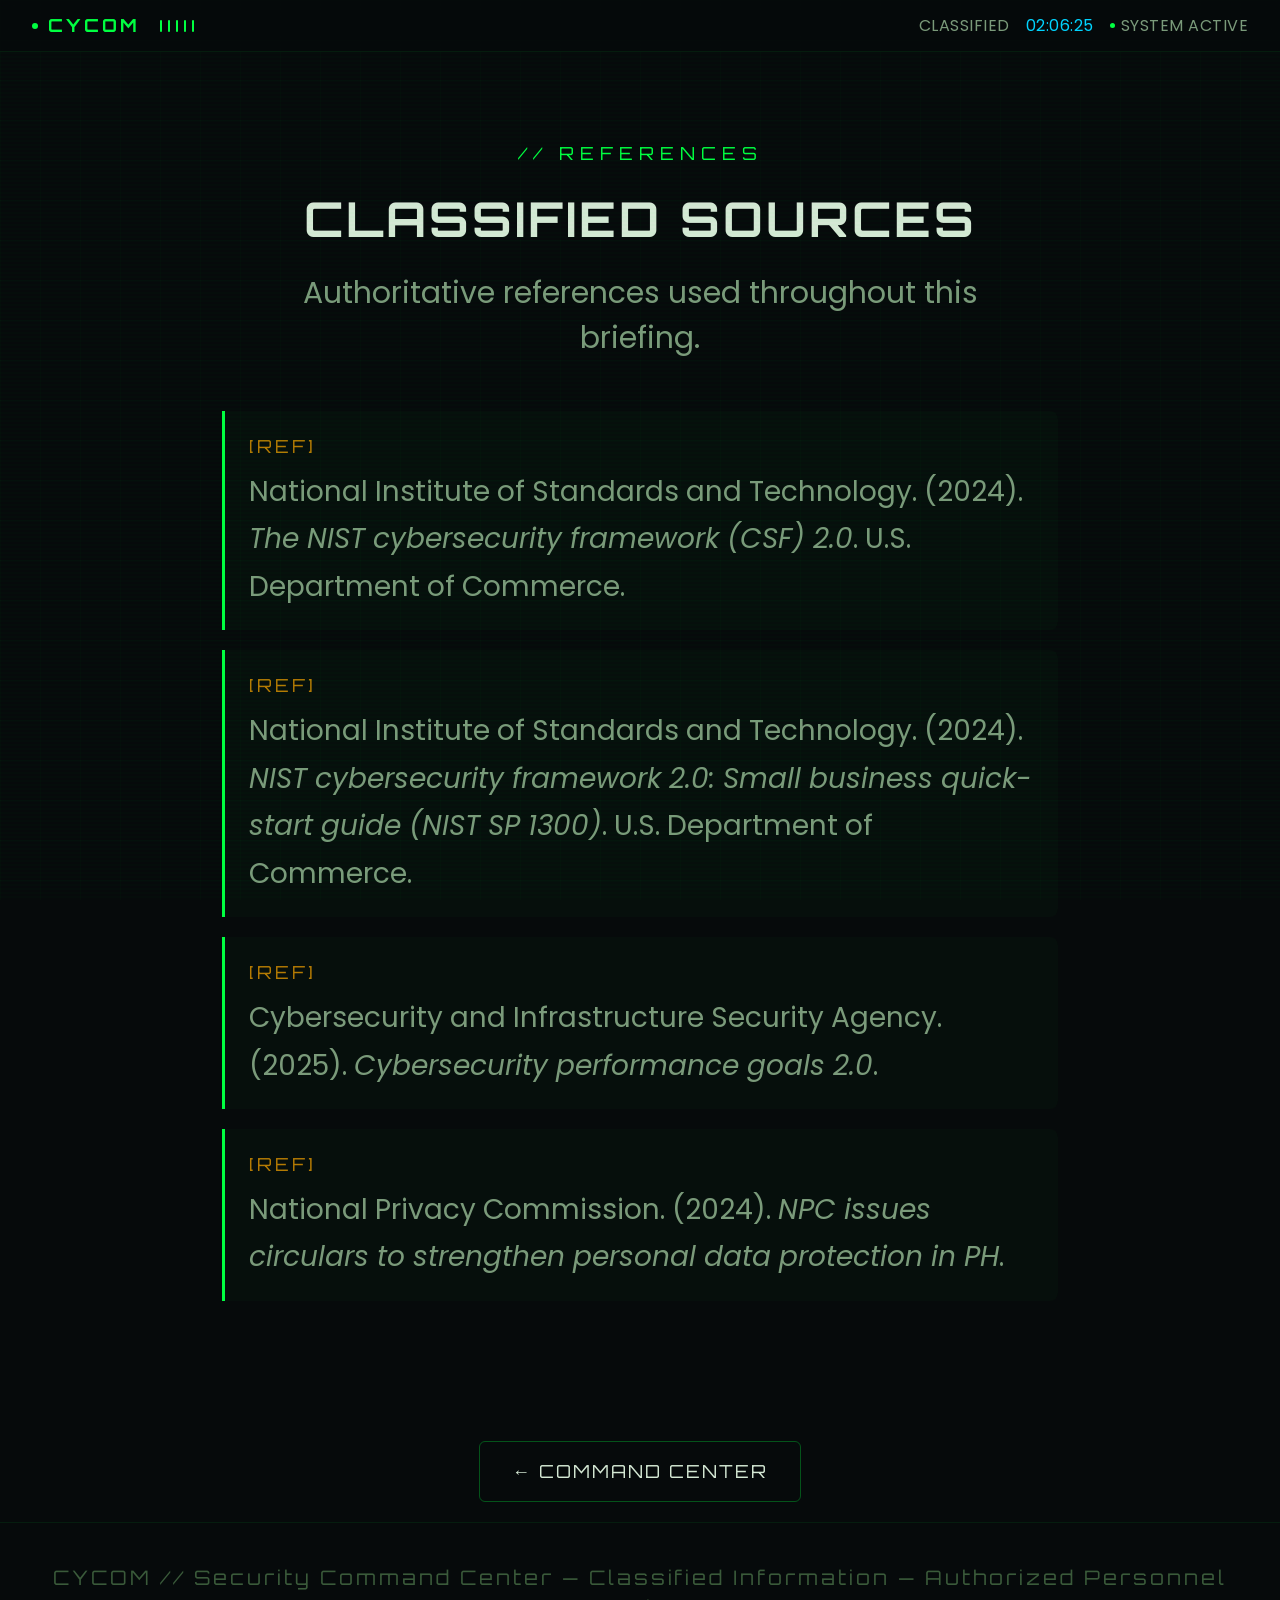
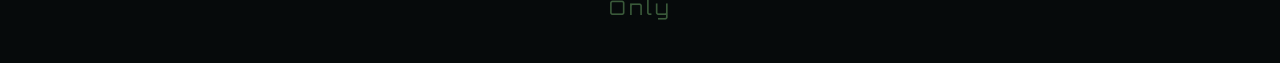
<file: references.html>
<!DOCTYPE html>
<html lang="en">
<head>
<meta charset="UTF-8">
<meta name="viewport" content="width=device-width, initial-scale=1.0">
<title>CYCOM • References</title>
<link href="https://fonts.googleapis.com/css2?family=Orbitron:wght@400;500;600;700;800;900&family=Poppins:wght@300;400;500;600;700&display=swap" rel="stylesheet">
<link rel="stylesheet" href="styles.css">
<style>
.references-page {
  max-width: 900px;
  margin: 0 auto;
  padding: 140px 32px 60px;
}
.references-page .section-header {
  margin-bottom: 50px;
}
.references-list {
  list-style: none;
  padding: 0;
}
.references-list li {
  padding: 20px 24px;
  border-left: 3px solid var(--accent-green);
  margin-bottom: 20px;
  background: rgba(0, 255, 65, 0.02);
  border-radius: 0 8px 8px 0;
  line-height: 1.7;
  font-size: 28px;
  color: var(--text-secondary);
}
.references-list li::before {
  content: '[REF]';
  font-family: var(--font-display);
  font-size: 18px;
  letter-spacing: 3px;
  color: var(--accent-amber);
  display: block;
  margin-bottom: 6px;
  opacity: 0.7;
}
@media (max-width: 480px) {
  .references-list li { font-size: 24px; padding: 16px 18px; }
}
</style>
</head>
<body>

<div class="scan-line"></div>

<header class="top-hud">
  <div class="hud-left">
    <div class="hud-logo"><span class="dot"></span> CYCOM</div>
    <div class="hud-pulse">
      <span class="bar"></span><span class="bar"></span><span class="bar"></span><span class="bar"></span><span class="bar"></span>
    </div>
    <span class="hud-status" style="display:none">SEC · COM</span>
  </div>
  <div class="hud-right">
    <span>CLASSIFIED</span>
    <span class="hud-clock" id="hud-clock">00:00:00</span>
    <span class="hud-status"><span class="indicator"></span> SYSTEM ACTIVE</span>
  </div>
</header>

<main class="references-page">
  <div class="section-header reveal">
    <span class="section-tag">// REFERENCES</span>
    <h2 class="section-title">Classified Sources</h2>
    <p class="section-sub">Authoritative references used throughout this briefing.</p>
  </div>

  <ol class="references-list">
    <li>National Institute of Standards and Technology. (2024). <em>The NIST cybersecurity framework (CSF) 2.0</em>. U.S. Department of Commerce.</li>
    <li>National Institute of Standards and Technology. (2024). <em>NIST cybersecurity framework 2.0: Small business quick-start guide (NIST SP 1300)</em>. U.S. Department of Commerce.</li>
    <li>Cybersecurity and Infrastructure Security Agency. (2025). <em>Cybersecurity performance goals 2.0</em>.</li>
    <li>National Privacy Commission. (2024). <em>NPC issues circulars to strengthen personal data protection in PH</em>.</li>
  </ol>
</main>

<div class="mission-page-nav reveal">
  <a href="index.html">← COMMAND CENTER</a>
</div>

<footer class="site-footer">
  CYCOM // Security Command Center — Classified Information — Authorized Personnel Only
</footer>

<script src="shared.js"></script>
</body>
</html>
</file>
<file: styles.css>
*, *::before, *::after { margin: 0; padding: 0; box-sizing: border-box; }

:root {
  --bg-primary: #060a0b;
  --bg-secondary: #0b1215;
  --bg-tertiary: #0f1a1e;
  --bg-card: rgba(11, 18, 21, 0.88);
  --border-subtle: rgba(0, 255, 65, 0.08);
  --border-active: rgba(0, 255, 65, 0.3);
  --text-primary: #d4e8d4;
  --text-secondary: #7a9a7a;
  --text-dim: #3a5a3a;
  --accent-green: #00ff41;
  --accent-cyan: #00d4ff;
  --accent-amber: #ffaa00;
  --accent-red: #ff3355;
  --accent-purple: #8800ff;
  --glow-green: 0 0 20px rgba(0,255,65,0.15);
  --glow-cyan: 0 0 20px rgba(0,212,255,0.15);
  --font-display: 'Orbitron', sans-serif;
  --font-body: 'Poppins', sans-serif;
}

html { scroll-behavior: smooth; }

body {
  background: var(--bg-primary);
  color: var(--text-primary);
  font-family: var(--font-body);
  font-size: 30px;
  overflow-x: hidden;
  line-height: 1.5;
  min-height: 100vh;
}

body::before {
  content: '';
  position: fixed;
  inset: 0;
  background:
    linear-gradient(rgba(0,255,65,0.02) 1px, transparent 1px),
    linear-gradient(90deg, rgba(0,255,65,0.02) 1px, transparent 1px);
  background-size: 40px 40px;
  pointer-events: none;
  z-index: 0;
}

body::after {
  content: '';
  position: fixed;
  inset: 0;
  background: repeating-linear-gradient(
    0deg,
    transparent,
    transparent 2px,
    rgba(0, 255, 65, 0.015) 2px,
    rgba(0, 255, 65, 0.015) 4px
  );
  pointer-events: none;
  z-index: 1;
}

/* AMBIENT GLOW ORBS */
.ambient-glow {
  position: fixed;
  border-radius: 50%;
  filter: blur(80px);
  pointer-events: none;
  z-index: 0;
}
.ambient-glow.g1 { width: 500px; height: 500px; background: rgba(0, 255, 65, 0.04); top: -10%; left: -10%; animation: pulseGlow 8s ease-in-out infinite alternate; }
.ambient-glow.g2 { width: 400px; height: 400px; background: rgba(0, 212, 255, 0.03); bottom: -5%; right: -5%; animation: pulseGlow 10s ease-in-out infinite alternate-reverse; }
.ambient-glow.g3 { width: 300px; height: 300px; background: rgba(255, 170, 0, 0.02); top: 50%; left: 50%; transform: translate(-50%, -50%); animation: pulseGlow 12s ease-in-out infinite alternate; }

@keyframes pulseGlow {
  0% { opacity: 0.5; transform: scale(1); }
  100% { opacity: 1; transform: scale(1.2); }
}

/* MATRIX RAIN CANVAS */
#matrix-rain {
  position: fixed;
  inset: 0;
  z-index: 0;
  pointer-events: none;
  opacity: 0.12;
}

/* TOP HUD BAR */
.top-hud {
  position: fixed;
  top: 0;
  left: 0;
  right: 0;
  z-index: 100;
  background: rgba(6, 10, 11, 0.92);
  border-bottom: 1px solid var(--border-subtle);
  backdrop-filter: blur(20px);
  padding: 12px 32px;
  display: flex;
  align-items: center;
  justify-content: space-between;
  font-size: 16px;
  font-family: var(--font-body);
  letter-spacing: 0.5px;
}

.hud-left { display: flex; align-items: center; gap: 20px; }
.hud-logo { font-family: var(--font-display); font-size: 18px; font-weight: 700; color: var(--accent-green); letter-spacing: 3px; display: flex; align-items: center; gap: 10px; }
.hud-logo .dot { width: 6px; height: 6px; border-radius: 50%; background: var(--accent-green); animation: blink 1.5s step-end infinite; }
.hud-pulse { display: flex; align-items: center; gap: 6px; color: var(--text-secondary); }
.hud-pulse .bar { width: 2px; height: 12px; background: var(--accent-green); border-radius: 1px; animation: pulseBar 1.5s ease-in-out infinite; }
.hud-pulse .bar:nth-child(2) { animation-delay: 0.2s; }
.hud-pulse .bar:nth-child(3) { animation-delay: 0.4s; }
.hud-pulse .bar:nth-child(4) { animation-delay: 0.6s; }
.hud-pulse .bar:nth-child(5) { animation-delay: 0.8s; }

@keyframes pulseBar {
  0%, 100% { height: 4px; opacity: 0.3; }
  50% { height: 14px; opacity: 1; }
}

.hud-right { display: flex; align-items: center; gap: 16px; color: var(--text-secondary); }
.hud-clock { color: var(--accent-cyan); }
.hud-status { display: flex; align-items: center; gap: 6px; }
.hud-status .indicator { width: 5px; height: 5px; border-radius: 50%; background: var(--accent-green); animation: blink 2s step-end infinite; }

@keyframes blink {
  0%, 100% { opacity: 1; }
  50% { opacity: 0; }
}

/* HERO */
.hero {
  position: relative;
  z-index: 1;
  min-height: 100vh;
  display: flex;
  align-items: center;
  justify-content: center;
  padding: 120px 32px 60px;
  text-align: center;
}

.hero-content { max-width: 1200px; position: relative; }

.hero-badge {
  display: inline-flex;
  align-items: center;
  gap: 12px;
  padding: 12px 28px;
  border: 1px solid var(--border-active);
  border-radius: 6px;
  font-size: 18px;
  letter-spacing: 4px;
  color: var(--accent-green);
  font-family: var(--font-display);
  margin-bottom: 40px;
  background: rgba(0, 255, 65, 0.04);
  text-transform: uppercase;
}
.hero-badge .lock { animation: lockPulse 2s ease-in-out infinite; }
@keyframes lockPulse {
  0%, 100% { opacity: 1; }
  50% { opacity: 0.4; }
}

.hero h1 {
  font-family: var(--font-display);
  font-size: clamp(32px, 4.5vw, 64px);
  font-weight: 900;
  line-height: 1.15;
  margin-bottom: 16px;
  text-transform: uppercase;
  letter-spacing: 4px;
  color: var(--text-primary);
}
.hero h1 .hl { color: var(--accent-green); text-shadow: 0 0 30px rgba(0,255,65,0.3); }
.hero h1 .hl2 { color: var(--accent-cyan); }

.hero-subtitle {
  font-size: clamp(16px, 2vw, 24px);
  color: var(--text-secondary);
  margin-bottom: 50px;
  letter-spacing: 6px;
  font-weight: 500;
}

.hero-divider {
  width: 120px;
  height: 1px;
  background: linear-gradient(90deg, transparent, var(--accent-green), transparent);
  margin: 0 auto 40px;
  position: relative;
}
.hero-divider::after {
  content: '';
  position: absolute;
  top: -2px;
  left: 50%;
  transform: translateX(-50%);
  width: 5px;
  height: 5px;
  background: var(--accent-green);
  border-radius: 50%;
  box-shadow: 0 0 10px var(--accent-green);
}

/* CREW ROSTER */
.crew-roster {
  display: flex;
  flex-wrap: wrap;
  justify-content: center;
  gap: 16px;
  margin-bottom: 50px;
}

.crew-member {
  padding: 14px 28px;
  border: 1px solid var(--border-subtle);
  border-radius: 6px;
  font-size: 30px;
  color: var(--text-secondary);
  background: rgba(0, 255, 65, 0.02);
  display: flex;
  align-items: center;
  gap: 14px;
  transition: all 0.3s ease;
  font-weight: 400;
}
.crew-member:hover {
  border-color: rgba(0, 255, 65, 0.2);
  background: rgba(0, 255, 65, 0.05);
}
.crew-rank {
  font-family: var(--font-display);
  font-size: 16px;
  letter-spacing: 3px;
  color: var(--accent-green);
  opacity: 0.6;
}
.crew-name { letter-spacing: 2px; }

.hero-mission-brief {
  display: inline-block;
  padding: 18px 40px;
  border: 1px solid var(--border-active);
  border-radius: 6px;
  font-size: 22px;
  color: var(--text-primary);
  font-family: var(--font-display);
  letter-spacing: 2px;
  cursor: pointer;
  background: transparent;
  transition: all 0.3s ease;
  text-decoration: none;
  text-transform: uppercase;
  position: relative;
  overflow: hidden;
}
.hero-mission-brief:hover {
  background: rgba(0, 255, 65, 0.08);
  box-shadow: var(--glow-green);
  border-color: var(--accent-green);
}

/* OVERVIEW SECTION */
.overview {
  position: relative;
  z-index: 1;
  padding: 100px 32px;
  max-width: 1400px;
  margin: 0 auto;
}

.section-header {
  text-align: center;
  margin-bottom: 70px;
}
.section-tag {
  font-family: var(--font-display);
  font-size: 18px;
  letter-spacing: 6px;
  color: var(--accent-green);
  margin-bottom: 16px;
  display: block;
}
.section-title {
  font-family: var(--font-display);
  font-size: clamp(36px, 5vw, 48px);
  font-weight: 700;
  letter-spacing: 3px;
  text-transform: uppercase;
  color: var(--text-primary);
}
.section-sub {
  color: var(--text-secondary);
  font-size: 30px;
  margin-top: 16px;
  max-width: 700px;
  margin-left: auto;
  margin-right: auto;
  line-height: 1.5;
}

.overview-grid {
  display: grid;
  grid-template-columns: repeat(auto-fit, minmax(280px, 1fr));
  gap: 16px;
}

.overview-item {
  padding: 24px 28px;
  border: 1px solid var(--border-subtle);
  border-radius: 6px;
  display: flex;
  align-items: center;
  gap: 18px;
  font-size: 30px;
  color: var(--text-secondary);
  transition: all 0.3s ease;
  background: rgba(0, 255, 65, 0.01);
  font-weight: 400;
}
.overview-item:hover {
  border-color: var(--border-active);
  color: var(--text-primary);
}
.overview-num {
  font-family: var(--font-display);
  font-size: 34px;
  font-weight: 700;
  color: var(--accent-green);
  opacity: 0.5;
  min-width: 48px;
}

/* MISSIONS GRID */
.missions {
  position: relative;
  z-index: 1;
  padding: 0 32px 120px;
  max-width: 1400px;
  margin: 0 auto;
}

.missions-grid {
  display: grid;
  grid-template-columns: repeat(auto-fit, minmax(420px, 1fr));
  gap: 24px;
  margin-top: 40px;
}

.mission-card {
  position: relative;
  background: var(--bg-card);
  border: 1px solid var(--border-subtle);
  border-radius: 12px;
  padding: 36px;
  cursor: pointer;
  transition: all 0.4s cubic-bezier(0.22, 1, 0.36, 1);
  overflow: hidden;
  backdrop-filter: blur(10px);
  text-decoration: none;
  display: flex;
  flex-direction: column;
  color: inherit;
}
.mission-card::before {
  content: '';
  position: absolute;
  inset: 0;
  border-radius: 8px;
  background: linear-gradient(135deg, rgba(0,255,65,0.03), transparent 60%);
  opacity: 0;
  transition: opacity 0.4s ease;
}
.mission-card:hover::before { opacity: 1; }
.mission-card:hover {
  border-color: var(--border-active);
  transform: translateY(-2px);
  box-shadow: var(--glow-green);
}
.mission-card:active { transform: translateY(0); }

.mission-card-header {
  display: flex;
  align-items: flex-start;
  justify-content: space-between;
  margin-bottom: 20px;
  position: relative;
}

.mission-id {
  font-family: var(--font-display);
  font-size: 18px;
  letter-spacing: 4px;
  color: var(--accent-green);
  opacity: 0.5;
}

.mission-status {
  font-size: 16px;
  letter-spacing: 3px;
  padding: 8px 20px;
  border-radius: 6px;
  font-family: var(--font-display);
}
.mission-status.active { background: rgba(0, 255, 65, 0.1); color: var(--accent-green); border: 1px solid rgba(0, 255, 65, 0.2); }
.mission-status.monitoring { background: rgba(0, 212, 255, 0.1); color: var(--accent-cyan); border: 1px solid rgba(0, 212, 255, 0.2); }
.mission-status.secure { background: rgba(0, 255, 65, 0.06); color: var(--text-secondary); border: 1px solid rgba(0, 255, 65, 0.1); }

.mission-card h3 {
  font-family: var(--font-display);
  font-size: clamp(28px, 3vw, 42px);
  font-weight: 600;
  letter-spacing: 2px;
  color: var(--text-primary);
  margin-bottom: 16px;
  line-height: 1.3;
  position: relative;
  flex-shrink: 0;
}

.mission-card p {
  font-size: 30px;
  color: var(--text-secondary);
  line-height: 1.6;
  position: relative;
  flex: 1;
}

.mission-card-footer {
  display: flex;
  align-items: center;
  justify-content: center;
  margin-top: auto;
  padding-top: 20px;
  border-top: 1px solid var(--border-subtle);
  position: relative;
  flex-shrink: 0;
}

.mission-expand {
  font-size: 18px;
  color: var(--accent-green);
  font-family: var(--font-display);
  letter-spacing: 2px;
  display: flex;
  align-items: center;
  gap: 6px;
  opacity: 0.5;
  transition: opacity 0.3s ease;
}
.mission-card:hover .mission-expand { opacity: 1; }
.mission-expand .arrow { display: inline-block; transition: transform 0.3s ease; }
.mission-card:hover .mission-expand .arrow { transform: translateX(4px); }

/* QUOTE STRIP */
.quote-strip {
  position: relative;
  z-index: 1;
  padding: 80px 32px;
  text-align: center;
  border-top: 1px solid var(--border-subtle);
  border-bottom: 1px solid var(--border-subtle);
  background: rgba(0, 255, 65, 0.01);
}
.quote-strip blockquote {
  max-width: 900px;
  margin: 0 auto;
  font-size: 32px;
  color: var(--text-secondary);
  font-style: italic;
  line-height: 1.6;
  font-weight: 300;
}
.quote-strip cite {
  display: block;
  margin-top: 20px;
  font-size: 20px;
  color: var(--text-dim);
  font-family: var(--font-display);
  letter-spacing: 4px;
  font-style: normal;
}

/* END SLIDE */
.end-slide {
  position: relative;
  z-index: 1;
  min-height: 80vh;
  display: flex;
  align-items: center;
  justify-content: center;
  text-align: center;
  padding: 80px 32px;
  border-top: 1px solid var(--border-subtle);
}

.end-content { max-width: 900px; }
.end-content h2 {
  font-family: var(--font-display);
  font-size: clamp(42px, 6vw, 64px);
  font-weight: 900;
  letter-spacing: 6px;
  text-transform: uppercase;
  color: var(--accent-green);
  text-shadow: 0 0 40px rgba(0,255,65,0.2);
  margin-bottom: 20px;
}
.end-content .sub {
  color: var(--text-secondary);
  font-size: 30px;
  letter-spacing: 6px;
  margin-bottom: 50px;
  font-weight: 400;
}
.end-principles {
  display: flex;
  flex-wrap: wrap;
  justify-content: center;
  gap: 14px;
}
.end-principles span {
  padding: 16px 28px;
  border: 1px solid var(--border-subtle);
  border-radius: 6px;
  font-size: 24px;
  color: var(--text-secondary);
  letter-spacing: 2px;
  font-family: var(--font-display);
  transition: all 0.3s ease;
}
.end-principles span:hover {
  border-color: var(--border-active);
  color: var(--accent-green);
  box-shadow: 0 0 20px rgba(0,255,65,0.05);
}

/* REFERENCES */
.references-section {
  position: relative;
  z-index: 1;
  padding: 80px 32px;
  border-top: 1px solid var(--border-subtle);
}
.references-preview {
  max-width: 900px;
  margin: 0 auto;
}
.references-list {
  list-style: none;
  padding: 0;
  margin: 0;
}
.references-list li {
  padding: 20px 24px;
  border-left: 3px solid var(--accent-green);
  margin-bottom: 20px;
  background: rgba(0, 255, 65, 0.02);
  border-radius: 0 8px 8px 0;
  line-height: 1.7;
  font-size: 22px;
  color: var(--text-secondary);
}
.references-list li::before {
  content: '[REF]';
  font-family: var(--font-display);
  font-size: 14px;
  letter-spacing: 3px;
  color: var(--accent-amber);
  display: block;
  margin-bottom: 6px;
  opacity: 0.7;
}
.references-cta {
  text-align: center;
  margin-top: 40px;
}

/* FOOTER */
.site-footer {
  position: relative;
  z-index: 1;
  text-align: center;
  padding: 40px 32px;
  border-top: 1px solid var(--border-subtle);
  font-size: 20px;
  color: var(--text-dim);
  letter-spacing: 3px;
  font-family: var(--font-display);
}

/* ===== MISSION PAGE ===== */
.mission-page {
  position: relative;
  z-index: 1;
  padding: 140px 32px 80px;
  max-width: 1100px;
  margin: 0 auto;
}

.mission-page-header {
  margin-bottom: 50px;
  padding-bottom: 30px;
  border-bottom: 1px solid var(--border-subtle);
}

.mission-page-top {
  display: flex;
  align-items: center;
  justify-content: space-between;
  margin-bottom: 20px;
}

.mission-page-back {
  display: inline-flex;
  align-items: center;
  gap: 10px;
  color: var(--text-secondary);
  font-family: var(--font-display);
  font-size: 16px;
  letter-spacing: 3px;
  text-decoration: none;
  margin-bottom: 30px;
  transition: all 0.3s ease;
  padding: 10px 20px;
  border: 1px solid var(--border-subtle);
  border-radius: 6px;
}
.mission-page-back:hover {
  color: var(--accent-green);
  border-color: var(--border-active);
}

.mission-page-id {
  font-family: var(--font-display);
  font-size: 18px;
  letter-spacing: 5px;
  color: var(--accent-green);
  opacity: 0.5;
  margin-bottom: 8px;
}

.mission-page h1 {
  font-family: var(--font-display);
  font-size: clamp(32px, 4vw, 48px);
  font-weight: 700;
  letter-spacing: 2px;
  color: var(--text-primary);
  margin-bottom: 12px;
}

.mission-page-summary {
  font-size: 30px;
  color: var(--text-secondary);
  line-height: 1.6;
}

.mission-page-body {
  display: flex;
  flex-direction: column;
  gap: 40px;
}

.mission-page-section {
  border-left: 3px solid var(--border-subtle);
  padding-left: 28px;
  transition: border-color 0.3s ease;
}
.mission-page-section:hover { border-left-color: rgba(0, 255, 65, 0.3); }

.mission-page-section-title {
  font-family: var(--font-display);
  font-size: clamp(24px, 2.5vw, 40px);
  font-weight: 600;
  letter-spacing: 2px;
  color: var(--accent-green);
  margin-bottom: 16px;
  display: flex;
  align-items: center;
  gap: 14px;
}
.mission-page-section-title .num {
  opacity: 0.3;
  font-size: 20px;
}

.mission-page-section-content {
  font-size: 35px;
  color: var(--text-secondary);
  line-height: 1.6;
  font-weight: 400;
}
.mission-page-section-content strong { color: var(--text-primary); font-weight: 600; }

.mission-page-example {
  margin-top: 20px;
  padding: 24px 28px;
  background: rgba(0, 255, 65, 0.03);
  border: 1px solid rgba(0, 255, 65, 0.08);
  border-radius: 8px;
  font-size: 28px;
  color: var(--text-secondary);
  line-height: 1.6;
}
.mission-page-example::before {
  content: '▸ EXAMPLE';
  display: block;
  font-family: var(--font-display);
  font-size: 16px;
  letter-spacing: 3px;
  color: var(--accent-cyan);
  margin-bottom: 12px;
  opacity: 0.7;
}

.mission-page-nav {
  display: flex;
  justify-content: center;
  gap: 24px;
  margin: 60px 0 20px;
}

.mission-page-nav a {
  display: inline-flex;
  align-items: center;
  gap: 10px;
  padding: 16px 32px;
  border: 1px solid var(--border-active);
  border-radius: 6px;
  color: var(--text-primary);
  font-family: var(--font-display);
  font-size: 18px;
  letter-spacing: 2px;
  text-decoration: none;
  transition: all 0.3s ease;
}
.mission-page-nav a:hover {
  background: rgba(0, 255, 65, 0.08);
  box-shadow: var(--glow-green);
}

/* RESPONSIVE */
@media (max-width: 768px) {
  .missions-grid { grid-template-columns: 1fr; }
  .crew-roster { gap: 12px; }
  .crew-member { padding: 12px 20px; font-size: 22px; width: calc(50% - 6px); }
  .top-hud { padding: 8px 20px; font-size: 14px; }
  .hud-left .hud-pulse { display: none; }
  .overview-grid { grid-template-columns: 1fr 1fr; }
  .hero { padding: 80px 20px 40px; }
  .hero-mission-brief { padding: 14px 28px; font-size: 18px; }
  .mission-page { padding: 120px 20px 60px; }
  .mission-page-nav { flex-direction: column; align-items: center; }
}

@media (max-width: 480px) {
  .crew-member { width: 100%; font-size: 20px; }
  .overview-grid { grid-template-columns: 1fr; }
  .hero h1 { letter-spacing: 2px; }
  .hero-subtitle { letter-spacing: 3px; }
  .hero-mission-brief { padding: 12px 24px; font-size: 16px; }
  body { font-size: 22px; }
  .mission-page-section { padding-left: 16px; }
  .mission-page-example { padding: 16px 20px; font-size: 22px; }
  .references-list li { font-size: 18px; padding: 16px 18px; }
  .references-preview { padding: 0 16px; }
}

/* UTILITY ANIMATIONS */
.reveal {
  opacity: 0;
  transform: translateY(20px);
  transition: all 0.6s cubic-bezier(0.22, 1, 0.36, 1);
}
.reveal.visible {
  opacity: 1;
  transform: translateY(0);
}

/* GLITCH TEXT ON HOVER */
.glitch-trigger:hover {
  animation: glitch 0.3s ease;
}
@keyframes glitch {
  0% { transform: translate(0); }
  20% { transform: translate(-2px, 1px); }
  40% { transform: translate(2px, -1px); }
  60% { transform: translate(-1px, -1px); }
  80% { transform: translate(1px, 2px); }
  100% { transform: translate(0); }
}
</file>
